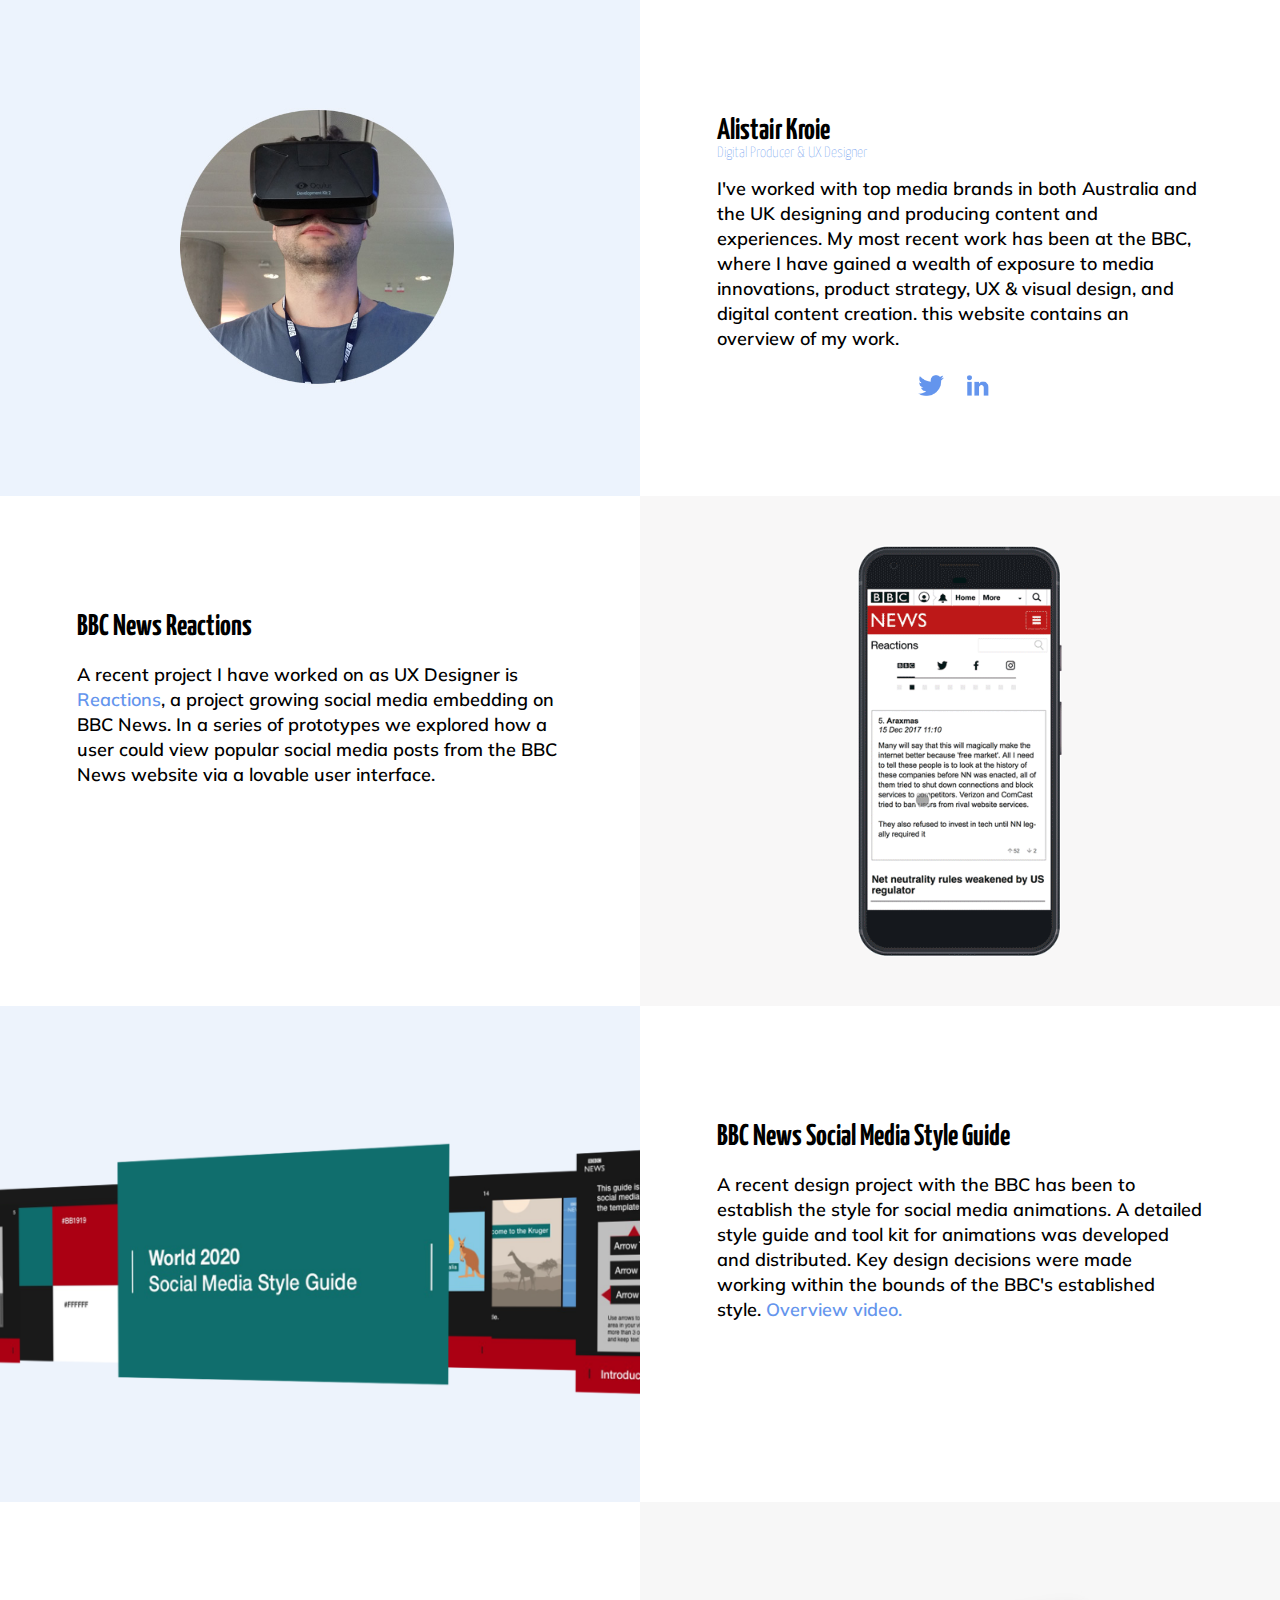
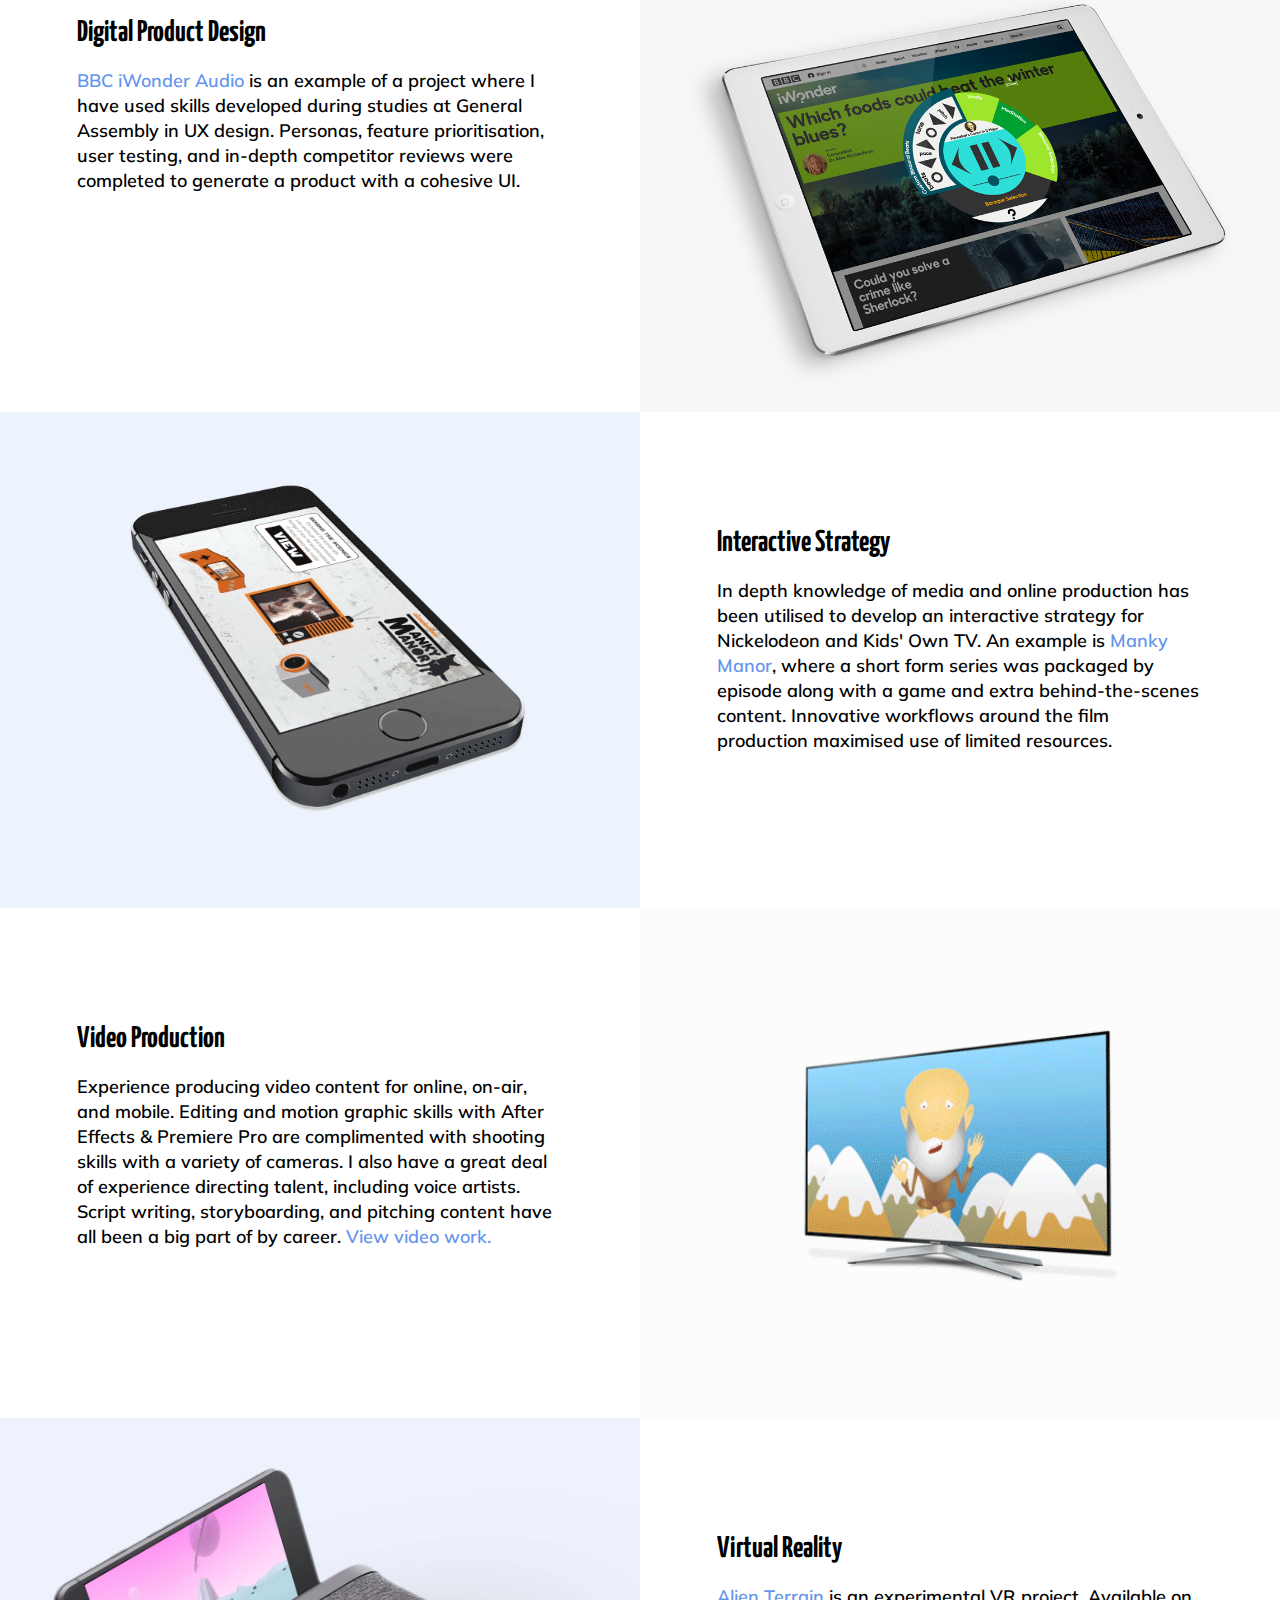
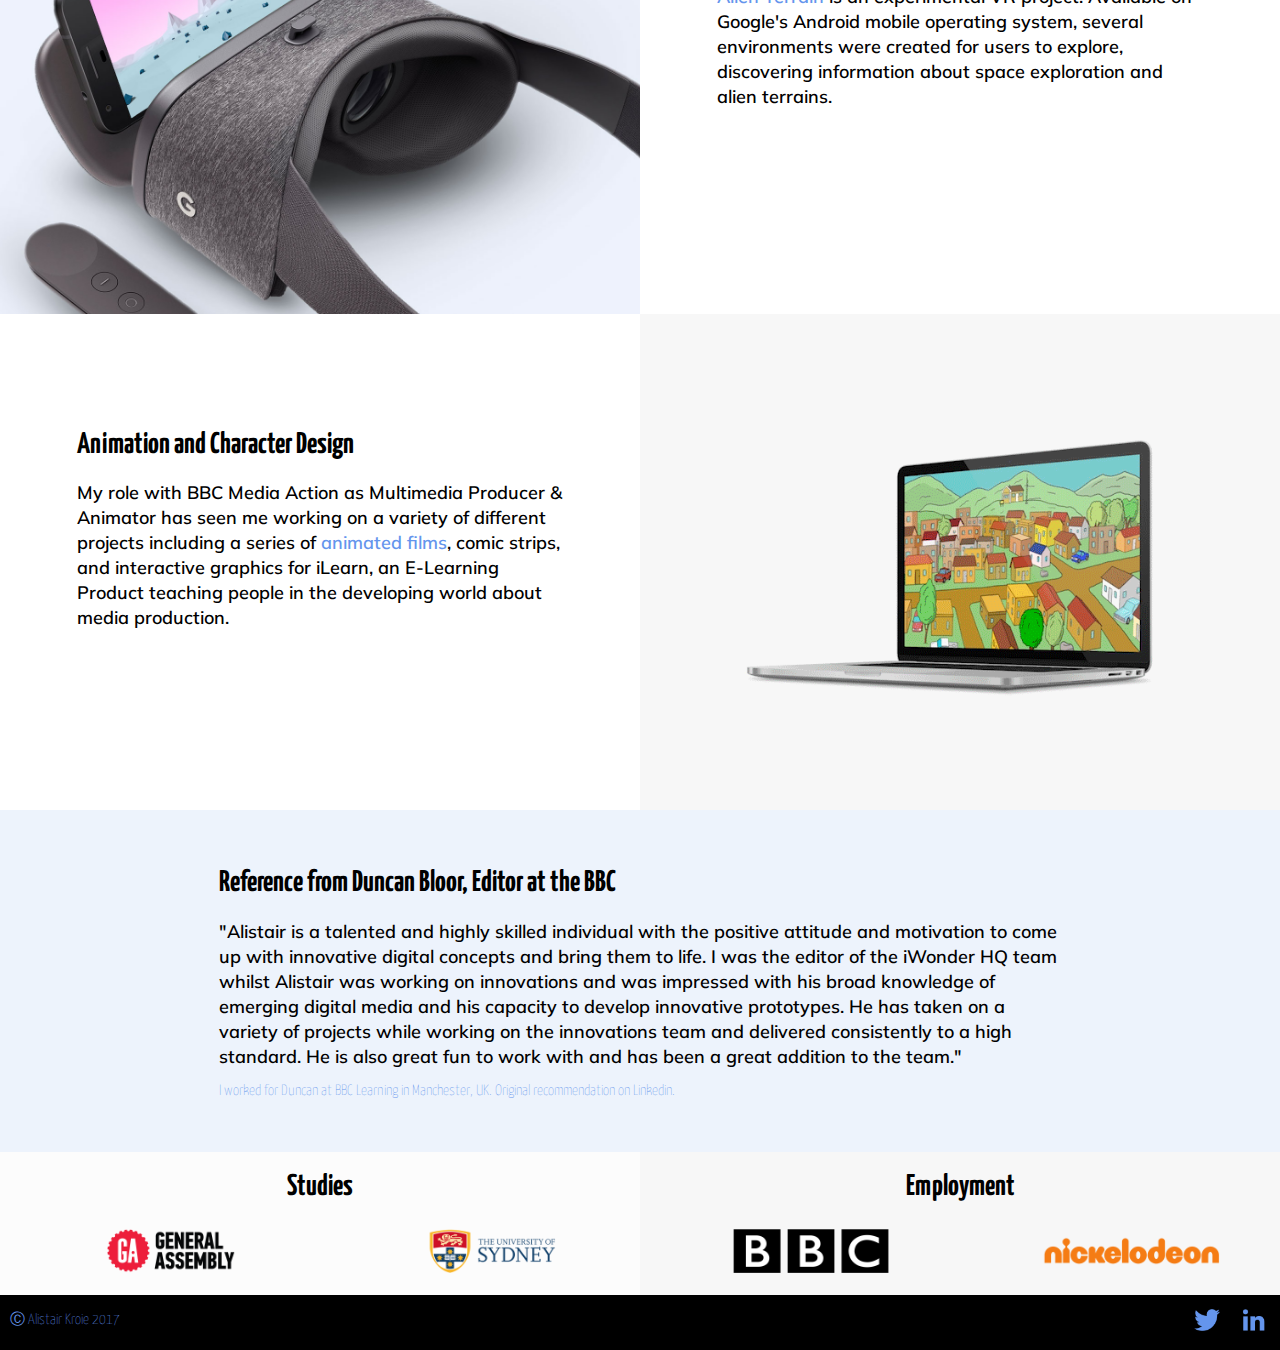
<file: index.html>
<!DOCTYPE html>
<html >
  <head>
       <meta charset="utf-8">
        <meta http-equiv="X-UA-Compatible" content="IE=edge,chrome=1">
        <title>Alistair Kroie</title>
        <meta name="Overview of work produced by Alistair Kroie, a Digital Producer with a background working for Nickelodeon and the BBC." content="">
        <meta name="viewport" content="width=device-width">

        <link rel="stylesheet" href="css/main.css">
              <link rel="stylesheet" href="css/magnific-popup.css">
      
<link href="https://fonts.googleapis.com/css?family=Yanone+Kaffeesatz" rel="stylesheet">
      <link href="https://fonts.googleapis.com/css?family=Muli:600,700" rel="stylesheet">
<script src="js/vendor/modernizr-2.6.2.min.js"></script>      
</head>
      
      <body>
          
    <!-- <header>
        
        
            <!-- <img class="logo" src="img/me.png"> -->
        <!--
        <div class="black">
            
            <h3 class="site-name">Alistair Kroie Portfolio</h3>
        <div class="text-right">
        <a href = "http://www.alistairkroie.com/grid.html">
        <img class="social" src="img/social/grid.png">-->
           <!-- <h2 class="inline social-right blue-txt">Browse</h2>
        </a>
        
        <a href = "https://twitter.com/alistairkroie" target="_blank">
        <!--<img class="social social-right" src="img/social/twitter.png">-->
         <!--   <h2 class="inline social-right blue-txt">Twitter</h2>
        </a>
        <a href = "https://uk.linkedin.com/in/alistairkroie" target="_blank">
        <!--<img class="social social-right " src="img/social/in.png">-->
            <!-- <h2 class="inline social-right blue-txt">Linkedin</h2>
        </a>
        

        </div>
            </div>
            
    </header> -->
      
<!-- NEW TOP -->        
          
<div class="body-container">

    <!-- 1st left -->
    
      <div class="container background1 left hover">
          
          <div class="half left">
          
          <div class="inner left">
          
          </div>
          </div>  
          </div>
          
      <div class="container">
          
          <div class="half">
          
          <div class="inner-text">
              <h1 class="padbot">Alistair Kroie</h1>
              <h3 class="padtop">Digital Producer & UX Designer</h3>
              
              <h2>I've worked with top media brands in both Australia and the UK designing and producing content and experiences. My most recent work has been at the BBC, where I have gained a wealth of exposure to media innovations, product strategy, UX & visual design, and digital content creation. this website contains an overview of my work.</h2>
              <div class="centered">
          <a href = "https://twitter.com/alistairkroie" target="_blank">
              <img class="social social-right" src="img/social/twitter-blue.png"></a>
              
                <a href = "https://uk.linkedin.com/in/alistairkroie" target="_blank">
                    <img class="social social-right " src="img/social/in-blue.png"></a>
              </div>
          </div>          
          </div>  
          </div>
    
      <div class="container background1 right">
          
          <div class="half right">
          
          <div class="inner right">
          
          </div>
          </div>  
          </div>      
    
<!-- 2nd -->    

 <div class="container">
          
          <div class="half">
          <div class="inner-text">
    <h1>BBC News Reactions</h1>
              <h2>A recent project I have worked on as UX Designer is <a class="blue-txt-link" href="./reactions.html">Reactions</a>, a project growing social media embedding on BBC News. In a series of prototypes we explored how a user could view popular social media posts from the BBC News website via a lovable user interface.<!--<a class="blue-txt-link" href="./video.html">View video work.</a></h2>-->
            </div>
          </div>    
          </div>
          
          <div class="container">
              <div class="reactions-wire half">
                  </div>
         </div>
    
<!-- new here-->
     
    <!-- 2nd last -->
    
         <div class="container style-guide left hover"><a href="./interactive-strategy.html">
          
          <div class="half left">
          
          <div class="inner left">
              </a>
          
          </div>
          </div>  
          </div>
        
      <div class="container">
          
          <div class="half">
          
          <div class="inner-text">
              <h1>BBC News Social Media Style Guide</h1>

              <h2>A recent design project with the BBC has been to establish the style for social media animations. A detailed style guide and tool kit for animations was developed and distributed. Key design decisions were made working within the bounds of the BBC's established style. <a class="blue-txt-link" id="open-popup-style-guide">Overview video.</a></h2> 
          </div>
          </div>  
          </div>
    
     
      <div class="container style-guide right"><a href="./interactive-strategy.html"> 
          
          <div class="half right">
          
          <div class="inner right">
              </a>
          </div>
          </div>  
          </div>
          
 <!-- END TWIN MOD -->  
    
          <div class="container">
          
          <div class="half">
          
          <div class="inner-text">
              <h1>Digital Product Design</h1>

                    
              <h2><a class="blue-txt-link" href="./iwonder-audio.html">BBC iWonder Audio</a> is an example of a project where I have used skills developed during studies at General Assembly in UX design. Personas, feature prioritisation, user testing, and in-depth competitor reviews were completed to generate a product with a cohesive UI.</h2>
          
          </div>
          </div>  
          </div>

<!--    
      <div class="container background3">
          
          <div class="half">
          
          <div class="inner">
          
          </div>
          </div>  
    </div>div>>-->
          
          
          <div class="container">
              <a href="./iwonder-audio.html">
              <div class="background3 half">
                  </div></a>
          

         </div>

<!-- TWIN MOD -->         

    
    <!-- END -->

      <div class="container background10 left hover"><a href="./interactive-strategy.html">
          
          <div class="half left">
          
          <div class="inner left">
              </a>
          
          </div>
          </div>  
          </div>
          
      <div class="container">
          
          <div class="half">
          
          <div class="inner-text">
              <h1>Interactive Strategy</h1>

              
              <h2> In depth knowledge of media and online production has been utilised to develop an interactive strategy for Nickelodeon and Kids' Own TV. An example is <a class="blue-txt-link" href="./interactive-strategy.html">Manky Manor</a>, where a short form series was packaged by episode along with a game and extra behind-the-scenes content. Innovative workflows around the film production maximised use of limited resources.</h2> 
          </div>
          </div>  
          </div>
    
     
      <div class="container background10 right"><a href="./interactive-strategy.html"> 
          
          <div class="half right">
          
          <div class="inner right">
              </a>
          </div>
          </div>  
          </div>
    
        <!-- 5th -->
    
       <div class="container">
          
          <div class="half">
          
          <div class="inner-text">
    <h1>Video Production</h1>
              <h2>Experience producing video content for online, on-air, and mobile. Editing and motion graphic skills with After Effects & Premiere Pro are complimented with shooting skills with a variety of cameras. I also have a great deal of experience directing talent, including voice artists. Script writing, storyboarding, and pitching content have all been a big part of by career. <a class="blue-txt-link" href="./video.html">View video work.</a></h2>
        </div>
          </div>    
          </div>
          
              <div class="container">
              <div class="background13 half">
                  </div>
          

         </div>

     
<!-- 3rd -->
      <div class="container background2 left hover">
          
          <div class="half left">
          
          <div class="inner left">
          
          </div>
          </div>  
          </div>
          
      <div class="container">
          
          <div class="half">
          
          <div class="inner-text">
              <h1>Virtual Reality</h1>

              
              <h2><a class="blue-txt-link" href="./alien-terrain.html">Alien Terrain</a> is an experimental VR project. Available on Google's Android mobile operating system, several environments were created for users to explore, discovering information about space exploration and alien terrains.</h2>
          
          </div>
          </div>  
          </div>
          
      <div class="container background2 right">
          
          <div class="half right">
          
          <div class="inner right">
          
          </div>
          </div>  
          </div>     

    
    <!-- last -->
    

    
      <div class="container">
          
          <div class="half">
          
          <div class="inner-text">
              <h1>Animation and Character Design</h1>

              <h2>My role with BBC Media Action as Multimedia Producer & Animator has seen me working on a variety of different projects including a series of <a class="blue-txt-link" href="./animation.html">animated films</a>, comic strips, and interactive graphics for iLearn, an E-Learning Product teaching people in the developing world about media production.</h2>
          
          </div>
          </div>  
          </div>
<!--    
      <div class="container background3">
          
          <div class="half">
          
          <div class="inner">
          
          </div>
          </div>  
    </div>div>>-->
          
          
      <div class="container anim-bg-1">
          
          <div class="half">
          
          <div class="inner">
          
          </div>
          </div>  
          </div>

    
<!-- START 4
      <div class="container-twin">
          <div class="half">
          <div class="inner-twin">
            <a class="mouse-over link-text" id="open-popup-nick-new" href="#">
                <img class="width-100" src="img/new.jpg">
                <div class="pad-4x">
        <h1>Trails</h1>
              <h4>On-Air trails Produced for Nickelodeon & CBeebies demonstrating skills in motion graphics, design, directing & script writing.</h4>
            </a>  
                </div>
          </div>
          </div>  
          </div>
          
    <div class="container-twin">
          <div class="half">
          <div class="inner-twin">
            <a class="mouse-over link-text" id="open-popup-spill-seekers" href="#">
                <img class="width-100" src="img/me-co.jpg">
                <div class="pad-4x">
                <h1>Short Form</h1>
                <h4>Demonstrating self shooting and editing skills, short form video has been produced for Nickelodeon and BBC Children in Need.</h4>
                </div>
            </a>
          </div>
          </div>  
          </div>
          
          
    <div class="container-twin">
          <div class="half">
          <div class="inner-twin">
            <a a="" class="mouse-over link-text" id="open-popup-samsung" href="#">    
                <img class="width-100" src="img/samsung2.jpg">
                <div class="pad-4x">
        <h1>Marketing</h1>

                <h4>Digital content promoting products and services have been produced for Nickelodeon and GA.</h4>
            </a>
                </div>
          </div>
          </div>  
          </div>
          
    <div class="container-twin">
          <div class="half">
          <div class="inner-twin">
            <a class="mouse-over link-text" id="open-popup-pudsey" href="#">
                <img class="width-100" src="img/pudsey.jpg">
                                <div class="pad-4x">
        <h1>Social</h1>
                <h4>Content for social media has been produced for Nickelodeon, BBC Children in Need, and 5Live.</h4>
            </a>
              </div>
          </div>
          </div>  
          </div>
 <!-- END 4 -->  
    
    
    

<div class="reference blue">
    <div class="reference-text">
    <h1>Reference from Duncan Bloor, Editor at the BBC</h1>
    <h2>"Alistair is a talented and highly skilled individual with the positive attitude and motivation to come up with innovative digital concepts and bring them to life. I was the editor of the iWonder HQ team whilst Alistair was working on innovations and was impressed with his broad knowledge of emerging digital media and his capacity to develop innovative prototypes. He has taken on a variety of projects while working on the innovations team and delivered consistently to a high standard. He is also great fun to work with and has been a great addition to the team." </h2>
                    <h3>I worked for Duncan at BBC Learning in Manchester, UK. Original recommendation on Linkedin.</h3>
    </div>
          
          </div>
          
          
          
 <!-- TWIN MOD -->         
      <div class="container grey">
          
          <div class="half">
          
          <div class="centered">
              <h1>Studies</h1>
          
          </div>
          </div>  
          </div>
          
          
      <div class="container desktop dgrey">
          
          <div class="half desktop">
          
          <div class="desktop centered">
                <h1>Employment</h1>
          
          </div>
          </div>  
          </div>
          
 <!-- END TWIN MOD --> 
 <!-- START 4 --> 
      <div class="container-employ grey">
          <div class="half">
          <div class="ref">
                <img class="logos" src="img/ga.png">
          
          </div>
          </div>  
          </div>
          
    <div class="container-employ grey">
          <div class="half">
          <div class="ref">
                <img class="logos" src="img/uni-syd.png">
          
          </div>
          </div>  
          </div>
          
      <div class="container mobile dgrey">
          
          <div class="half mobile">
          
          <div class="mobile centered">
                <h1>Employment</h1>
          
          </div>
          </div>  
          </div>
          
          
    <div class="container-employ dgrey">
          <div class="half">
          <div class="ref">
                <img class="logos" src="img/bbc.png">
          
          </div>
          </div>  
          </div>
          
    <div class="container-employ dgrey">
          <div class="half">
          <div class="ref">
                <img class="logos" src="img/nick.png">
          </div>
          </div>  
          </div>


          
 <!-- END 4 -->             
          
    <footer>
        
        
            <!-- <img class="logo" src="img/me.png"> -->
        
        <div class="black">
            
            <h3 class="footer-text"> &#9400; Alistair Kroie 2017</h3>
        <div class="text-right footer-social">
        <!-- <a href = "./grid.html">
        <img class="social" src="img/social/grid.png">
            <h2 class="inline social-right blue-txt">Browse</h2>
        </a>
        -->
            
        <a href = "https://twitter.com/alistairkroie" target="_blank">
        <img class="social social-right" src="img/social/twitter-blue.png">
            <!--<h2 class="inline social-right blue-txt">Twitter</h2>-->
        </a>
        <a href = "https://uk.linkedin.com/in/alistairkroie" target="_blank">
        <img class="social social-right " src="img/social/in-blue.png">
            <!--<h2 class="inline social-right blue-txt">Linkedin</h2>-->
        </a>
        

        </div>
            </div>
        
        <!--<a href = "./grid.html" target="_blank">
        <img class="social" src="img/social/grid.png">
        </a>-->
            
    </footer>
    </div>
                      <script src="//ajax.googleapis.com/ajax/libs/jquery/1.10.2/jquery.min.js"></script>
        <script>window.jQuery || document.write('<script src="js/vendor/jquery-1.10.2.min.js"><\/script>')</script>
        <script src="js/plugins.js"></script>
        <script src="js/jquery.magnific-popup.min.js"></script>
        <script src="js/main.js"></script>
      
      
      </body>
</file>
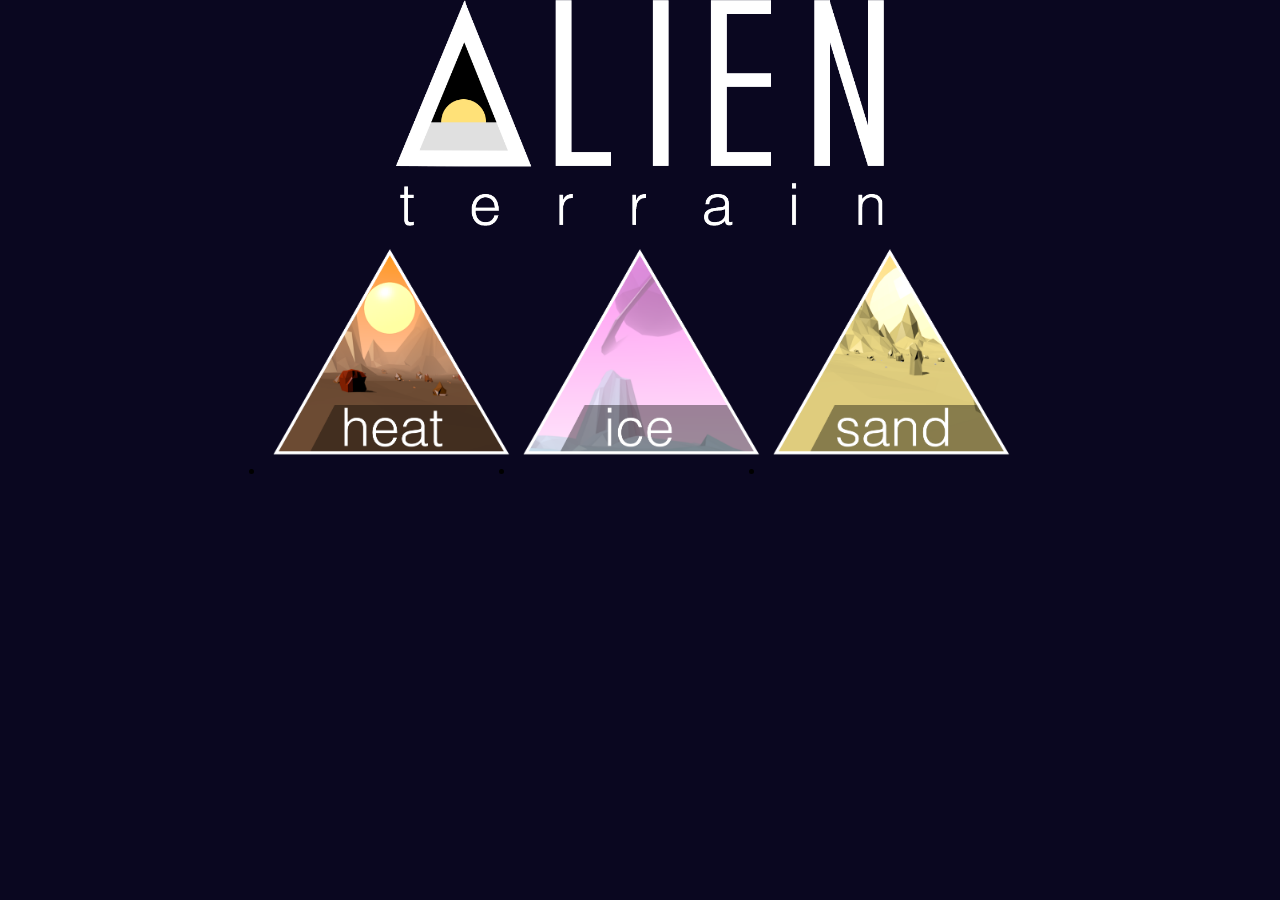
<file: terrain/index.html>
<!DOCTYPE html>
<html lang="en">
<head>
  <meta charset="UTF-8">
  <meta name="viewport" content="width=device-width, initial-scale=1.0">
  <meta http-equiv="X-UA-Compatible" content="ie=edge">
  <link rel="stylesheet" href="./main.css">
  <title>Alien Terrain</title>
</head>
<body>
  <section class="container">
    <div class="logo">
      <img src="assets/title.png" alt="">
    </div>

    <nav>
      <ul class="menu">
        <li>
          <a href="terrain.html#hot">
            <img src="assets/heat.png" alt="">
          </a>
        </li>
        <li>
          <a href="terrain.html#icy">
            <img src="assets/ice.png" alt="">
          </a>
        </li>
        <li>
          <a href="terrain.html#sandy">
            <img src="assets/sand.png" alt="">
          </a>
        </li>
      </ul>
    </nav>
  </section>
</body>
</html>
</file>
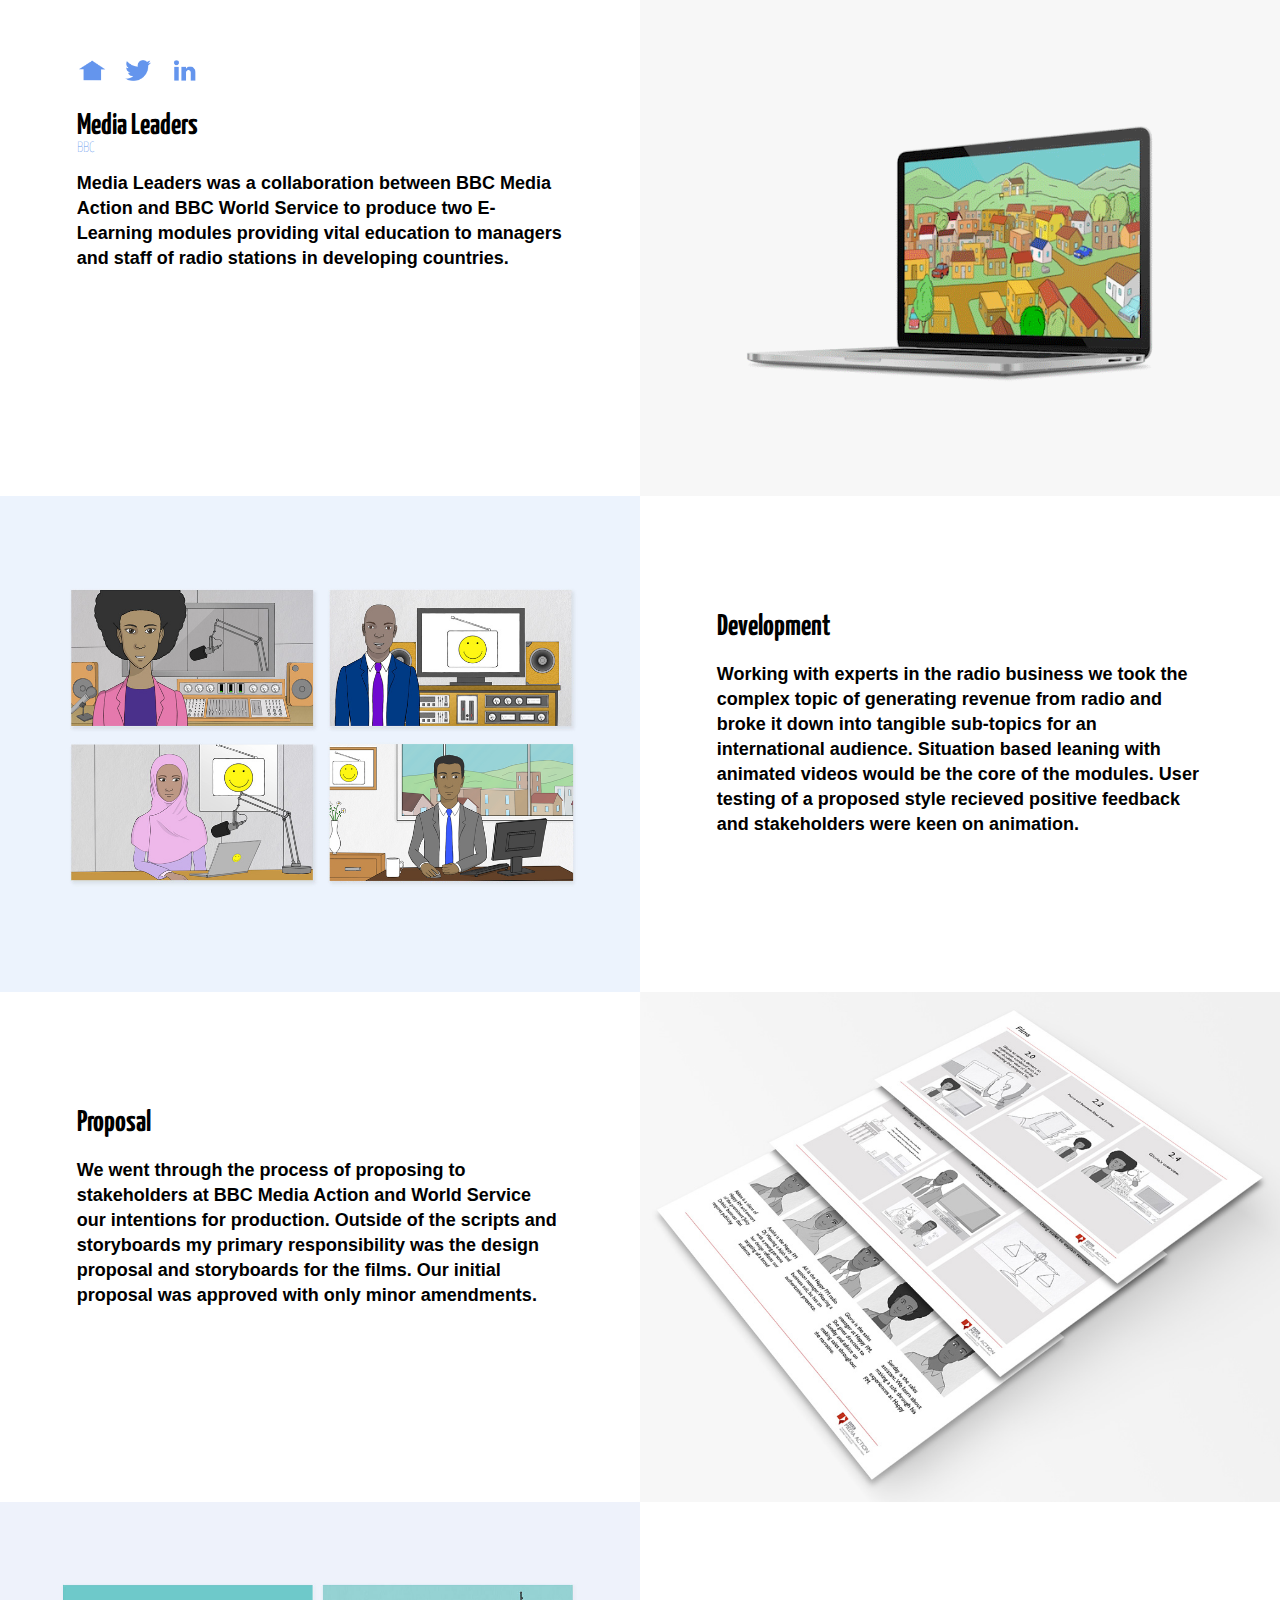
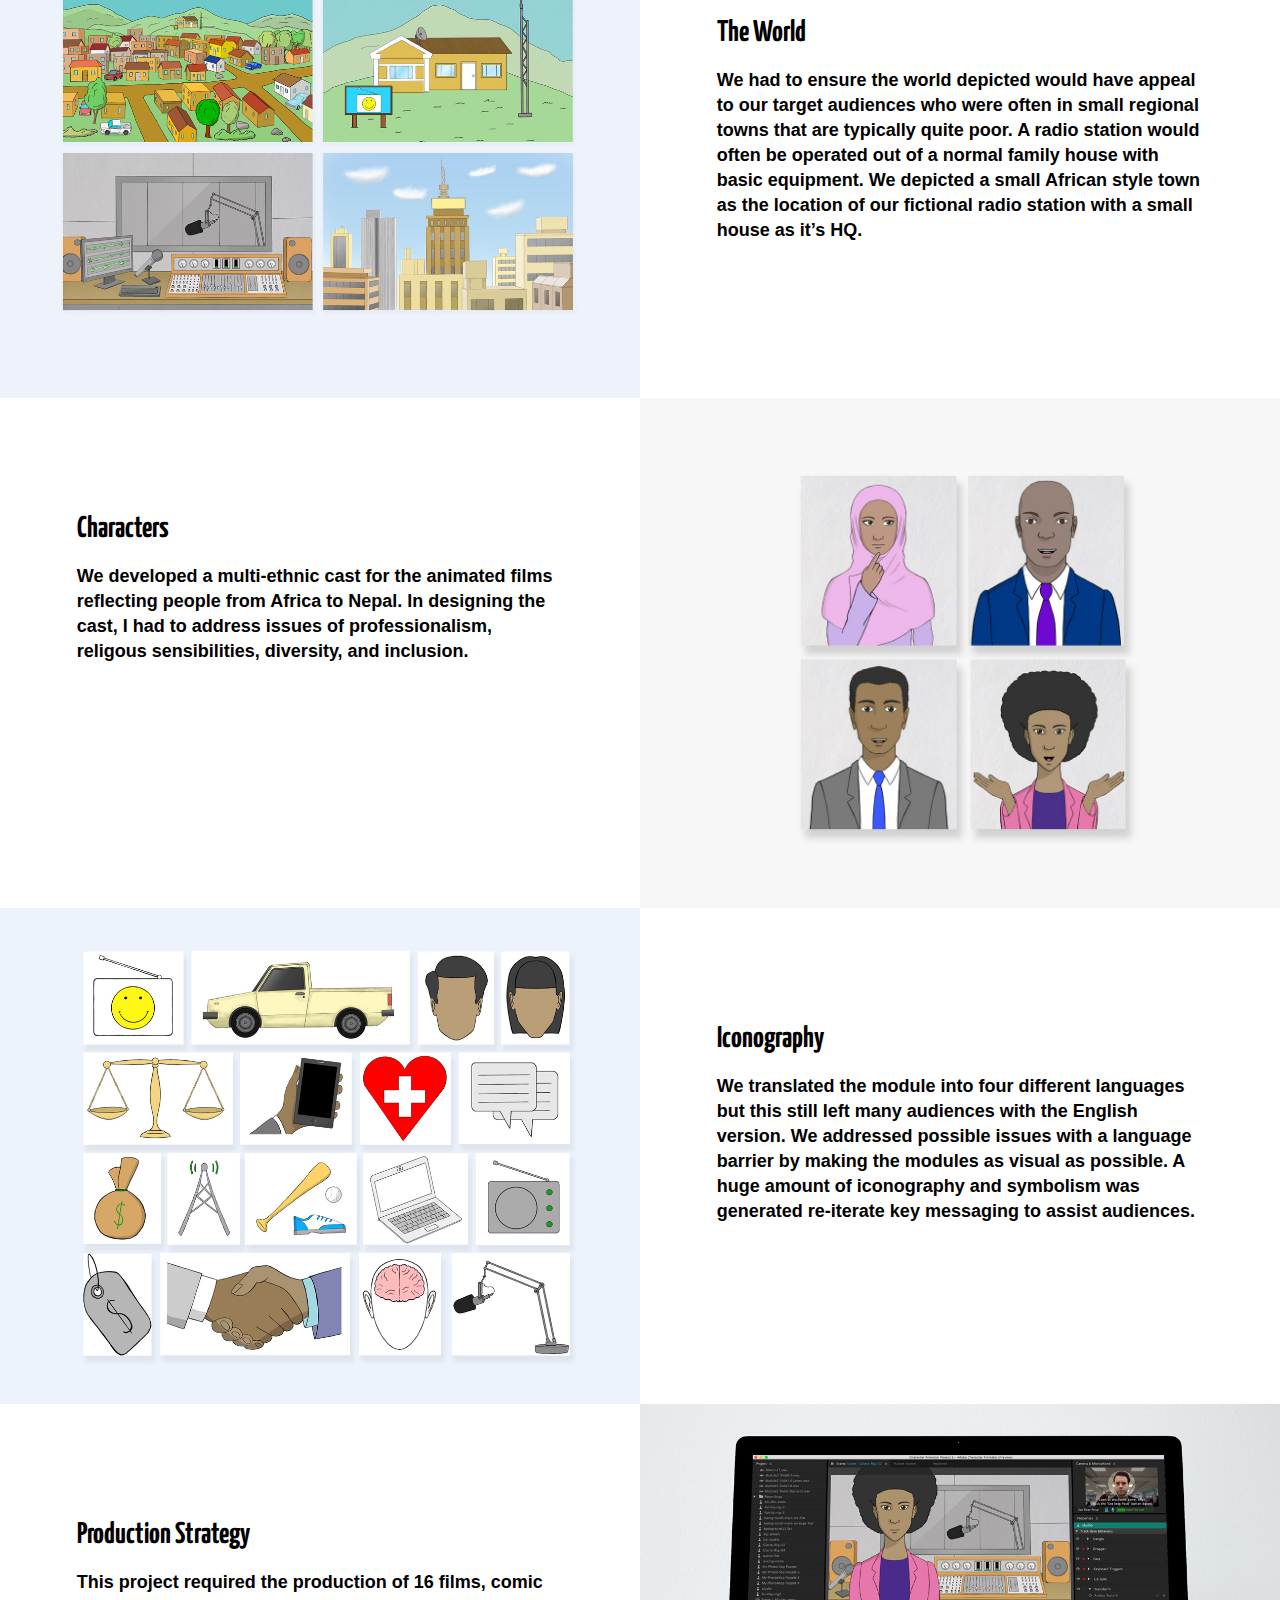
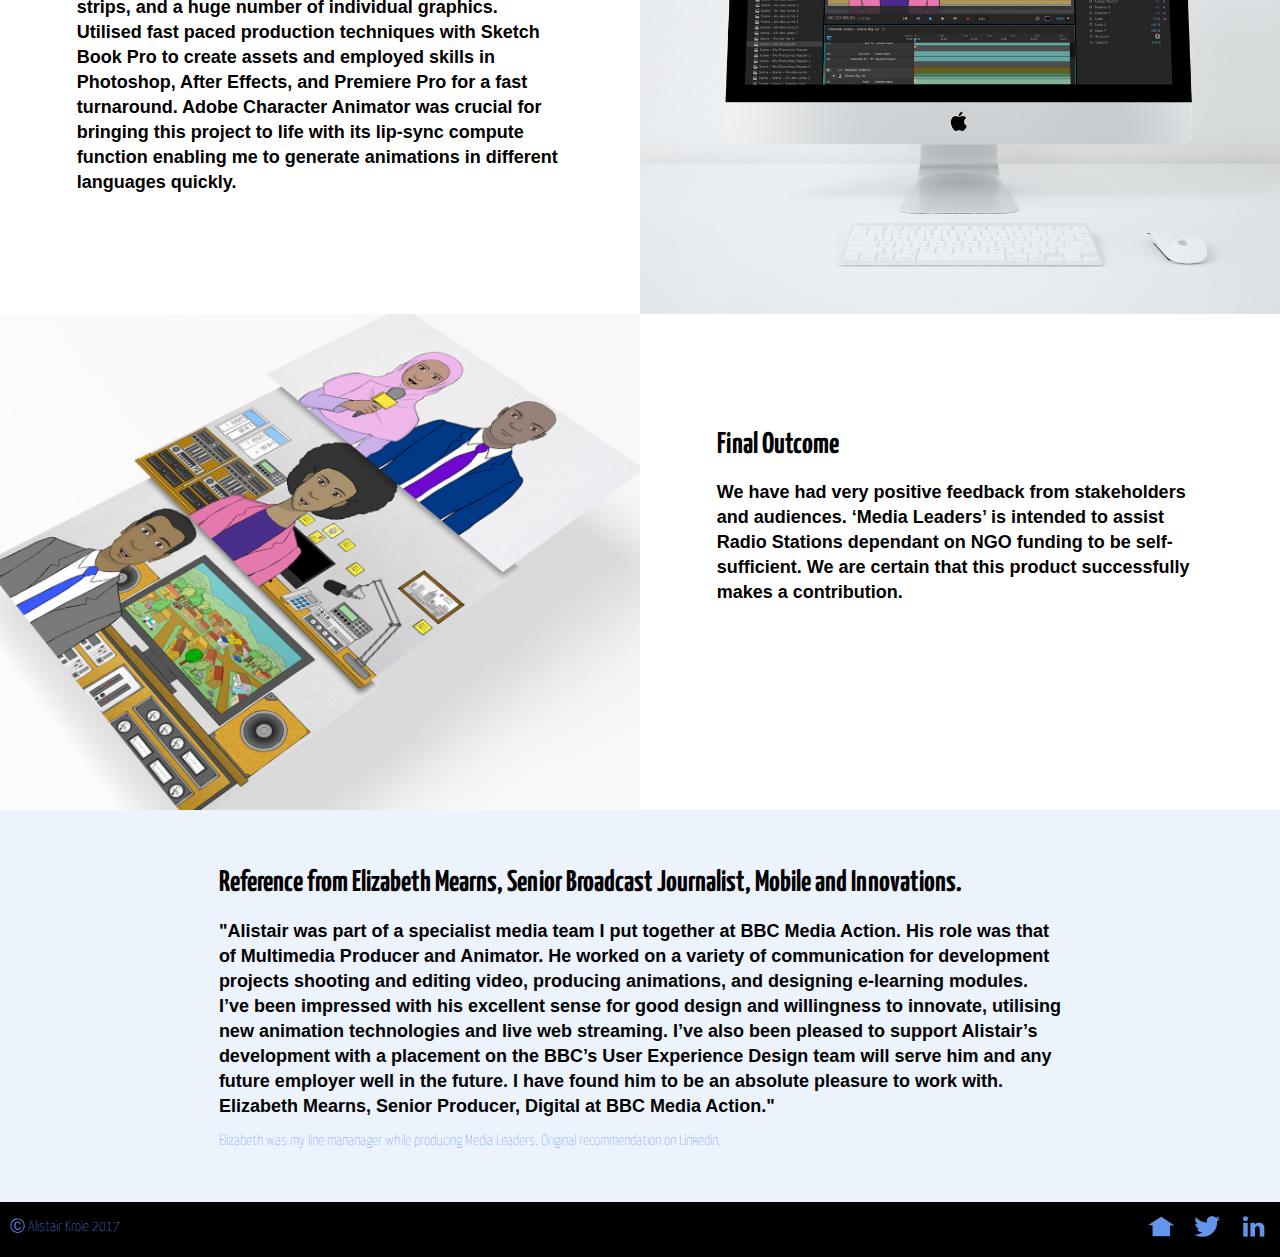
<file: animation.html>
<!DOCTYPE html>
<html >
  <head>
       <meta charset="utf-8">
        <meta http-equiv="X-UA-Compatible" content="IE=edge,chrome=1">
        <title>Alistair Kroie</title>
        <meta name="Overview of work produced by Alistair Kroie, a Digital Producer with a background working for Nickelodeon and the BBC." content="">
        <meta name="viewport" content="width=device-width">
    
    
    
    
        <link rel="stylesheet" href="css/main.css">
              <link rel="stylesheet" href="css/magnific-popup.css">
      
<link href="https://fonts.googleapis.com/css?family=Yanone+Kaffeesatz" rel="stylesheet">
<script src="js/vendor/modernizr-2.6.2.min.js"></script>      
</head>
      
      <body>
          
   <!-- <header>
        
        
            <!-- <img class="logo" src="img/me.png"> -->
        
        <!-- <div class="black">
            
            <div class="site-name">
            <h3 class="txt-white margin-0">Alistair Kroie Portfolio</h3>
            </div>
        <div class="text-right">
        <a href = "http://www.alistairkroie.com/">
        <img class="social social-right" src="img/social/home-blue.png">
            <!-- <h2 class="inline social-right blue-txt">Home</h2> -->
     <!--   </a>
        <!-- <a href = "http://www.alistairkroie.com/grid.html">
        <!--<img class="social" src="img/social/grid.png">
            <h2 class="inline social-right blue-txt">Browse</h2>
        </a> -->
        
      <!--  <a href = "https://twitter.com/alistairkroie" target="_blank">
        <img class="social social-right" src="img/social/twitter-blue.png">
            <!-- <h2 class="inline social-right blue-txt">Twitter</h2> -->
     <!--   </a>
        <a href = "https://uk.linkedin.com/in/alistairkroie" target="_blank">
        <img class="social social-right " src="img/social/in-blue.png">
            <!-- <h2 class="inline social-right blue-txt">Linkedin</h2> -->
     <!--   </a>
        

        </div>
            </div>
            
    </header> -->
<div class="body-container">
 <!-- 001 -->         
      <div class="container">
          
          <div class="half">
          
          <div class="inner-text top-inner-text">
              
                      <div class="">
        <a href = "./index.html">
        <img class="social social-right" src="img/social/home-blue.png">
            <!-- <h2 class="inline social-right blue-txt">Home</h2> -->
        </a>
        <!-- <a href = "http://www.alistairkroie.com/grid.html">
        <!--<img class="social" src="img/social/grid.png">
            <h2 class="inline social-right blue-txt">Browse</h2>
        </a> -->
        
        <a href = "https://twitter.com/alistairkroie" target="_blank">
        <img class="social social-right" src="img/social/twitter-blue.png">
            <!-- <h2 class="inline social-right blue-txt">Twitter</h2> -->
        </a>
        <a href = "https://uk.linkedin.com/in/alistairkroie" target="_blank">
        <img class="social social-right " src="img/social/in-blue.png">
            <!-- <h2 class="inline social-right blue-txt">Linkedin</h2> -->
        </a>
        

        </div>
              <h1 class="padbot">Media Leaders</h1>
              <h3 class="padtop">BBC</h3>
              
              <h2>Media Leaders was a collaboration between BBC Media Action and BBC World Service to produce two E-Learning modules providing vital education to managers and staff of radio stations in developing countries.</h2>
          
          </div>
          </div>  
          </div>
          
          
      <div class="container anim-bg-1">
          
          <div class="half">
          
          <div class="inner">
          
          </div>
          </div>  
          </div>
          
          
 <!-- right -->  
          
      <div class="container anim-bg-2 left hover">
          
          <div class="half left">
          
          <div class="inner left">
          
          </div>
          </div>  
          </div>
          
      <div class="container">
          
          <div class="half">
          
          <div class="inner-text">
              <h1>Development</h1>

              
              <h2>Working with experts in the radio business we took the complex topic of generating revenue from radio and broke it down into tangible sub-topics for an international audience. Situation based leaning with animated videos would be the core of the modules. User testing of a proposed style recieved positive feedback and stakeholders were keen on animation.</h2>
          
          </div>
          </div>  
          </div>
          
          <div class="container anim-bg-2 right">
          
          <div class="half right">
          
          <div class="inner right">
          
          </div>
          </div>  
          </div>
          

          
 <!-- left -->        

          
      <div class="container">
          
          <div class="half">
          
          <div class="inner-text">
              <h1>Proposal</h1>

              
              <h2>We went through the process of proposing to stakeholders at BBC Media Action and World Service our intentions for production. Outside of the scripts and storyboards my primary responsibility was the design proposal and storyboards for the films. Our initial proposal was approved with only minor amendments.</h2>
          
          </div>
          </div>  
          </div>
          
               <div class="container">
              <div class="anim-bg-3 half">
              </div>
          

         </div>     

<!-- right -->  
          
      <div class="container anim-bg-4 left hover">
          
          <div class="half left">
          
          <div class="inner left">
          
          </div>
          </div>  
          </div>
          
      <div class="container">
          
          <div class="half">
          
          <div class="inner-text">
              <h1>The World</h1>

              
              <h2>We had to ensure the world depicted would have appeal to our target audiences who were often in small regional towns that are typically quite poor. A radio station would often be operated out of a normal family house with basic equipment. We depicted a small African style town as the location of our fictional radio station with a small house as it’s HQ.</h2>
          
          </div>
          </div>  
          </div>
          
          <div class="container anim-bg-4 rightv">
          
          <div class="half right">
          
          <div class="inner right">
          
          </div>
          </div>  
          </div>
          
 <!-- left -->        

          
      <div class="container">
          
          <div class="half">
          
          <div class="inner-text">
              <h1>Characters</h1>

              
              <h2>We developed a multi-ethnic cast for the animated films reflecting people from Africa to Nepal. In designing the cast, I had to address issues of professionalism, religous sensibilities, diversity, and inclusion.
          
          </div>
          </div>  
          </div>
          
               <div class="container">
              <div class="anim-bg-5 half">
              </div>
          

         </div>   

<!-- right -->  
          
      <div class="container anim-bg-6 left hover">
          
          <div class="half left">
          
          <div class="inner left">
          
          </div>
          </div>  
          </div>
          
      <div class="container">
          
          <div class="half">
          
          <div class="inner-text">
              <h1>Iconography</h1>

              
              <h2>We translated the module into four different languages but this still left many audiences with the English version. We addressed possible issues with a language barrier by making the modules as visual as possible. A huge amount of iconography and symbolism was generated re-iterate key messaging to assist audiences. </h2>
          
          </div>
          </div>  
          </div>
          
          <div class="container anim-bg-6 right">
          
          <div class="half right">
          
          <div class="inner right">
          
          </div>
          </div>  
          </div>

 <!-- left -->        

          
      <div class="container">
          
          <div class="half">
          
          <div class="inner-text">
              <h1>Production Strategy</h1>

              
              <h2>This project required the production of 16 films, comic strips, and a huge number of individual graphics.  Utilised fast paced production techniques with Sketch Book Pro to create assets and employed skills in Photoshop, After Effects, and Premiere Pro for a fast turnaround. Adobe Character Animator was crucial for bringing this project to life with its lip-sync compute function enabling me to generate animations in different languages quickly.</h2>
          
          </div>
          </div>  
          </div>
          
               <div class="container">
              <div class="anim-bg-7 half">
              </div>
          

         </div>     
    
<!-- right -->  
          
      <div class="container anim-bg-8 left hover">
          
          <div class="half left">
          
          <div class="inner left">
          
          </div>
          </div>  
          </div>
          
      <div class="container">
          
          <div class="half">
          
          <div class="inner-text">
              <h1>Final Outcome</h1>

              
              <h2>We have had very positive feedback from stakeholders and audiences. ‘Media Leaders’ is intended to assist Radio Stations dependant on NGO funding to be self-sufficient. We are certain that this product successfully makes a contribution.</h2>
          
          </div>
          </div>  
          </div>
          
          <div class="container anim-bg-8 right">
          
          <div class="half right">
          
          <div class="inner right">
          
          </div>
          </div>  
          </div>
    
 <!-- Reference -->  
          
<div class="reference blue">
    <div class="reference-text">
    <h1>Reference from Elizabeth Mearns, Senior Broadcast Journalist, Mobile and Innovations.
</h1>
    <h2>"Alistair was part of a specialist media team I put together at BBC Media Action. His role was that of Multimedia Producer and Animator. He worked on a variety of communication for development projects shooting and editing video, producing animations, and designing e-learning modules. I’ve been impressed with his excellent sense for good design and willingness to innovate, utilising new animation technologies and live web streaming. I’ve also been pleased to support Alistair’s development with a placement on the BBC’s User Experience Design team will serve him and any future employer well in the future. I have found him to be an absolute pleasure to work with. Elizabeth Mearns, Senior Producer, Digital at BBC Media Action." </h2>
                    <h3>Elizabeth was my line mananager while producing Media Leaders. Original recommendation on Linkedin.</h3>
    </div>
          
          </div>
          
 <!-- END 4 -->             
          
    <footer>
        
        
            <!-- <img class="logo" src="img/me.png"> -->
        
        <div class="black">
            
            <h3 class="footer-text"> &#9400; Alistair Kroie 2017</h3>
        <div class="text-right footer-social">
        <!-- <a href = "http://www.alistairkroie.com/grid.html">
        <img class="social" src="img/social/grid.png">
            <h2 class="inline social-right blue-txt">Browse</h2>
        </a>
        -->
        <a href = "./index.html">
        <img class="social social-right" src="img/social/home-blue.png">
            <!-- <h2 class="inline social-right blue-txt">Home</h2> -->
        </a>
            
        <a href = "https://twitter.com/alistairkroie" target="_blank">
        <img class="social social-right" src="img/social/twitter-blue.png">
            <!--<h2 class="inline social-right blue-txt">Twitter</h2>-->
        </a>
        <a href = "https://uk.linkedin.com/in/alistairkroie" target="_blank">
        <img class="social social-right " src="img/social/in-blue.png">
            <!--<h2 class="inline social-right blue-txt">Linkedin</h2>-->
        </a>
        

        </div>
            </div>
        
        <!--<a href = "http://www.alistairkroie.com/grid.html" target="_blank">
        <img class="social" src="img/social/grid.png">
        </a>-->
            
    </footer>
          </div>
                      <script src="//ajax.googleapis.com/ajax/libs/jquery/1.10.2/jquery.min.js"></script>
        <script>window.jQuery || document.write('<script src="js/vendor/jquery-1.10.2.min.js"><\/script>')</script>
        <script src="js/plugins.js"></script>
        <script src="js/jquery.magnific-popup.min.js"></script>
        <script src="js/main.js"></script>
      
      
      </body>
</file>
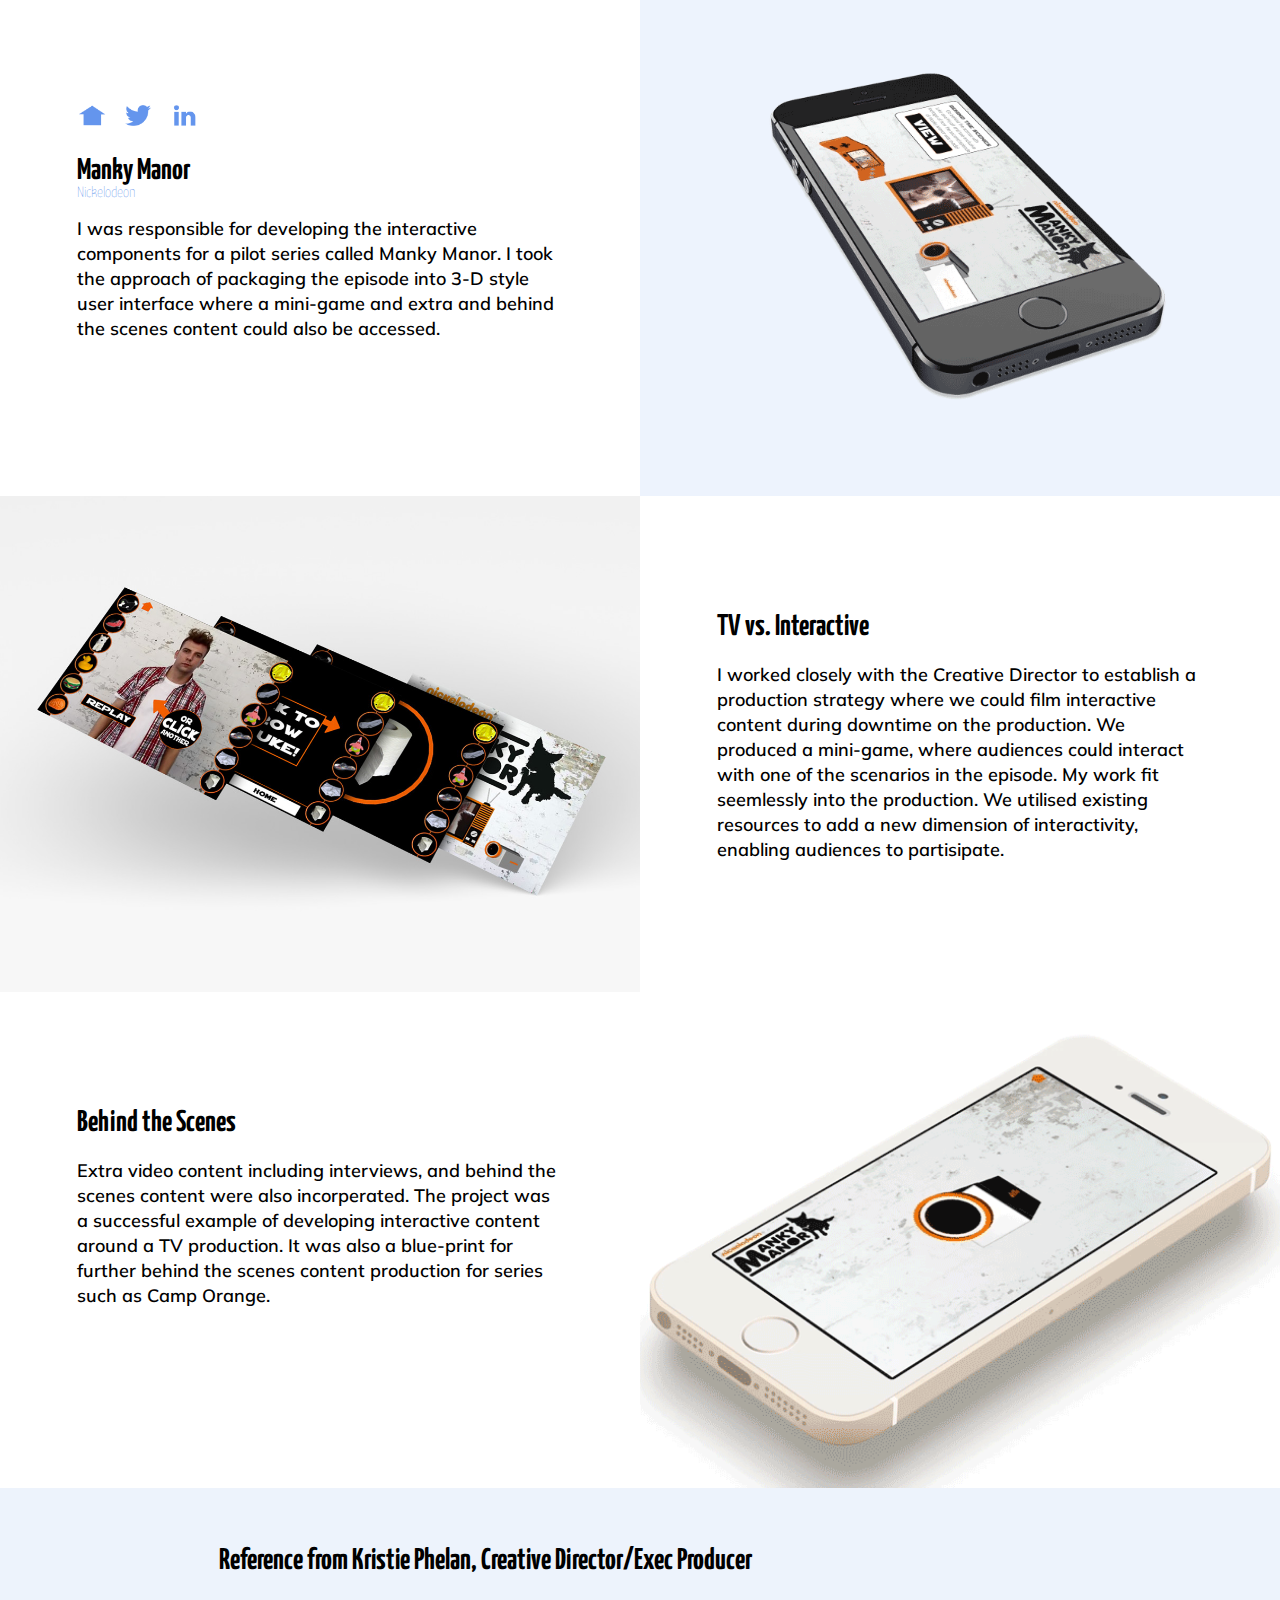
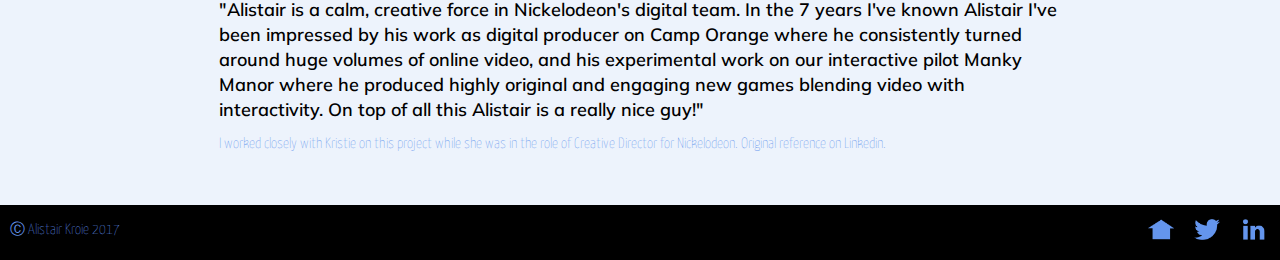
<file: interactive-strategy.html>
<!DOCTYPE html>
<html >
  <head>
       <meta charset="utf-8">
        <meta http-equiv="X-UA-Compatible" content="IE=edge,chrome=1">
        <title>Alistair Kroie</title>
        <meta name="Overview of work produced by Alistair Kroie, a Digital Producer with a background working for Nickelodeon and the BBC." content="">
        <meta name="viewport" content="width=device-width">
    
    
    
    
        <link rel="stylesheet" href="css/main.css">
            <link href="https://fonts.googleapis.com/css?family=Muli:600,700" rel="stylesheet">
                <link rel="stylesheet" href="css/magnific-popup.css">
      
<link href="https://fonts.googleapis.com/css?family=Yanone+Kaffeesatz" rel="stylesheet">
<script src="js/vendor/modernizr-2.6.2.min.js"></script>      
</head>
      
      <body>
          
    <!-- <header>
        
        
            <!-- <img class="logo" src="img/me.png"> -->
        
        <!-- <div class="black">
            
            <div class="site-name">
            <h3 class="txt-white margin-0">Alistair Kroie Portfolio</h3>
            </div>
        <div class="text-right">
        <a href = "http://www.alistairkroie.com/">
        <img class="social social-right" src="img/social/home-blue.png">
            <!-- <h2 class="inline social-right blue-txt">Home</h2> -->
       <!-- </a>
        <!-- <a href = "http://www.alistairkroie.com/grid.html">
        <!--<img class="social" src="img/social/grid.png">
            <h2 class="inline social-right blue-txt">Browse</h2>
        </a> -->
        
       <!-- <a href = "https://twitter.com/alistairkroie" target="_blank">
        <img class="social social-right" src="img/social/twitter-blue.png">
            <!-- <h2 class="inline social-right blue-txt">Twitter</h2> -->
        <!-- </a>
        <a href = "https://uk.linkedin.com/in/alistairkroie" target="_blank">
        <img class="social social-right " src="img/social/in-blue.png">
            <!-- <h2 class="inline social-right blue-txt">Linkedin</h2> -->
        <!-- </a>
        

        </div>
            </div>
            
    </header> -->
      
 <!-- 001 -->        
<div class="body-container">
    
      <div class="container">
          
          <div class="half">
          
          <div class="inner-text">
                                    <div class="">
        <a href = "./index.html">
        <img class="social social-right" src="img/social/home-blue.png">
            <!-- <h2 class="inline social-right blue-txt">Home</h2> -->
        </a>
        <!-- <a href = "http://www.alistairkroie.com/grid.html">
        <!--<img class="social" src="img/social/grid.png">
            <h2 class="inline social-right blue-txt">Browse</h2>
        </a> -->
        
        <a href = "https://twitter.com/alistairkroie" target="_blank">
        <img class="social social-right" src="img/social/twitter-blue.png">
            <!-- <h2 class="inline social-right blue-txt">Twitter</h2> -->
        </a>
        <a href = "https://uk.linkedin.com/in/alistairkroie" target="_blank">
        <img class="social social-right " src="img/social/in-blue.png">
            <!-- <h2 class="inline social-right blue-txt">Linkedin</h2> -->
        </a>
        

        </div>
              <h1 class="padbot">Manky Manor</h1>
              <h3 class="padtop">Nickelodeon</h3>
              
              <h2>I was responsible for developing the interactive components for a pilot series called Manky Manor. I took the approach of packaging the episode into 3-D style user interface where a mini-game and extra and behind the scenes content could also be accessed. 
          </div>
          </div>  
          </div>
          
          
      <div class="container background10">
          
          <div class="half">
          
          <div class="inner">
          
          </div>
          </div>  
          </div>
          
          
          
 
 <!-- 002 -->  
          
     <!-- <div class="container background4 left hover">
          
          <div class="half left">
          
          <div class="inner left">
          
          </div>
          </div>  
          </div>

      <div class="container dgrey">
          
          <div class="half">
          
          <div class="inner-text">
              <h1>Review the competitor landscape</h1>

              
              <h2>An in-depth competitor review was conducted to see how binaural audio was being used, and assess the understanding audiences have of this audio format that can assist concentrations and learning. </h2>
          
          </div>
          </div>  
          </div>
          
     <!-- <div class="container background4 right">
          
          <div class="half right">
          
          <div class="inner right">
          
          </div>
          </div>  
          </div> -->
          
          
 <!-- 003 -->        
          <!--
      <div class="container blue">
          
          <div class="half">
          
          <div class="inner-text">
              <h1>User needs and behaviors</h1>

              
              <h2>User personas were an excellent tool for reviewing the features that should be incorporated into iWonder Audio. Several were developed clarifying who the intended audiences were for this product.</h2>
          
          </div>
          </div>  
          </div>
          
          
      <!-- <div class="container background1 left hover">
          
          <div class="half left">
          
          <div class="inner left">
          
          </div>
          </div>  
          </div> -->
 
          
 <!-- right -->  
          
      <div class="container background11 left hover">
          
          <div class="half left">
          
          <div class="inner left">
          
          </div>
          </div>  
          </div>
          
      <div class="container">
          
          <div class="half">
          
          <div class="inner-text">
              <h1>TV vs. Interactive</h1>

              
              <h2>I worked closely with the Creative Director to establish a production strategy where we could film interactive content during downtime on the production. We produced a mini-game, where audiences could interact with one of the scenarios in the episode. My work fit seemlessly into the production. We utilised existing resources to add a new dimension of interactivity, enabling audiences to partisipate.</h2>
          
          </div>
          </div>  
          </div>
          
          <div class="container background11 right">
          
          <div class="half right">
          
          <div class="inner right">
          
          </div>
          </div>  
          </div>
          

          
 <!-- left -->        

          
      <div class="container">
          
          <div class="half">
          
          <div class="inner-text">
              <h1>Behind the Scenes</h1>

              
              <h2>Extra video content including interviews, and behind the scenes content were also incorperated. The project was a successful example of developing interactive content around a TV production. It was also a blue-print for further behind the scenes content production for series such as Camp Orange.</h2>
          
          </div>
          </div>  
          </div>

          
      <div class="container background12">
          
          <div class="half">
          
          <div class="inner">
          
          </div>
          </div>  
          </div>
          
          <!--
               <div class="container">
              <div class="background12 half">
              </div>
          

         </div>     
          

         </div>   
          
 <!-- Reference -->  
          
<div class="reference blue">
    <div class="reference-text">
    <h1>Reference from Kristie Phelan, Creative Director/Exec Producer</h1>
    <h2>"Alistair is a calm, creative force in Nickelodeon's digital team. In the 7 years I've known Alistair I've been impressed by his work as digital producer on Camp Orange where he consistently turned around huge volumes of online video, and his experimental work on our interactive pilot Manky Manor where he produced highly original and engaging new games blending video with interactivity. On top of all this Alistair is a really nice guy!" </h2>
                    <h3>I worked closely with Kristie on this project while she was in the role of Creative Director for Nickelodeon. Original reference on Linkedin.</h3>
    </div>
          
          </div>
          
 <!-- END 4 -->             
          
     <footer>
        
        
            <!-- <img class="logo" src="img/me.png"> -->
        
        <div class="black">
            
            <h3 class="footer-text"> &#9400; Alistair Kroie 2017</h3>
        <div class="text-right footer-social">
        <!-- <a href = "http://www.alistairkroie.com/grid.html">
        <img class="social" src="img/social/grid.png">
            <h2 class="inline social-right blue-txt">Browse</h2>
        </a>
        -->
        <a href = "./index.html">
        <img class="social social-right" src="img/social/home-blue.png">
            <!-- <h2 class="inline social-right blue-txt">Home</h2> -->
        </a>
            
        <a href = "https://twitter.com/alistairkroie" target="_blank">
        <img class="social social-right" src="img/social/twitter-blue.png">
            <!--<h2 class="inline social-right blue-txt">Twitter</h2>-->
        </a>
        <a href = "https://uk.linkedin.com/in/alistairkroie" target="_blank">
        <img class="social social-right " src="img/social/in-blue.png">
            <!--<h2 class="inline social-right blue-txt">Linkedin</h2>-->
        </a>
        

        </div>
            </div>
        
        <!--<a href = "http://www.alistairkroie.com/grid.html" target="_blank">
        <img class="social" src="img/social/grid.png">
        </a>-->
            
    </footer>
    </div>
                      <script src="//ajax.googleapis.com/ajax/libs/jquery/1.10.2/jquery.min.js"></script>
        <script>window.jQuery || document.write('<script src="js/vendor/jquery-1.10.2.min.js"><\/script>')</script>
        <script src="js/plugins.js"></script>
        <script src="js/jquery.magnific-popup.min.js"></script>
        <script src="js/main.js"></script>
      
      
      </body>
</file>
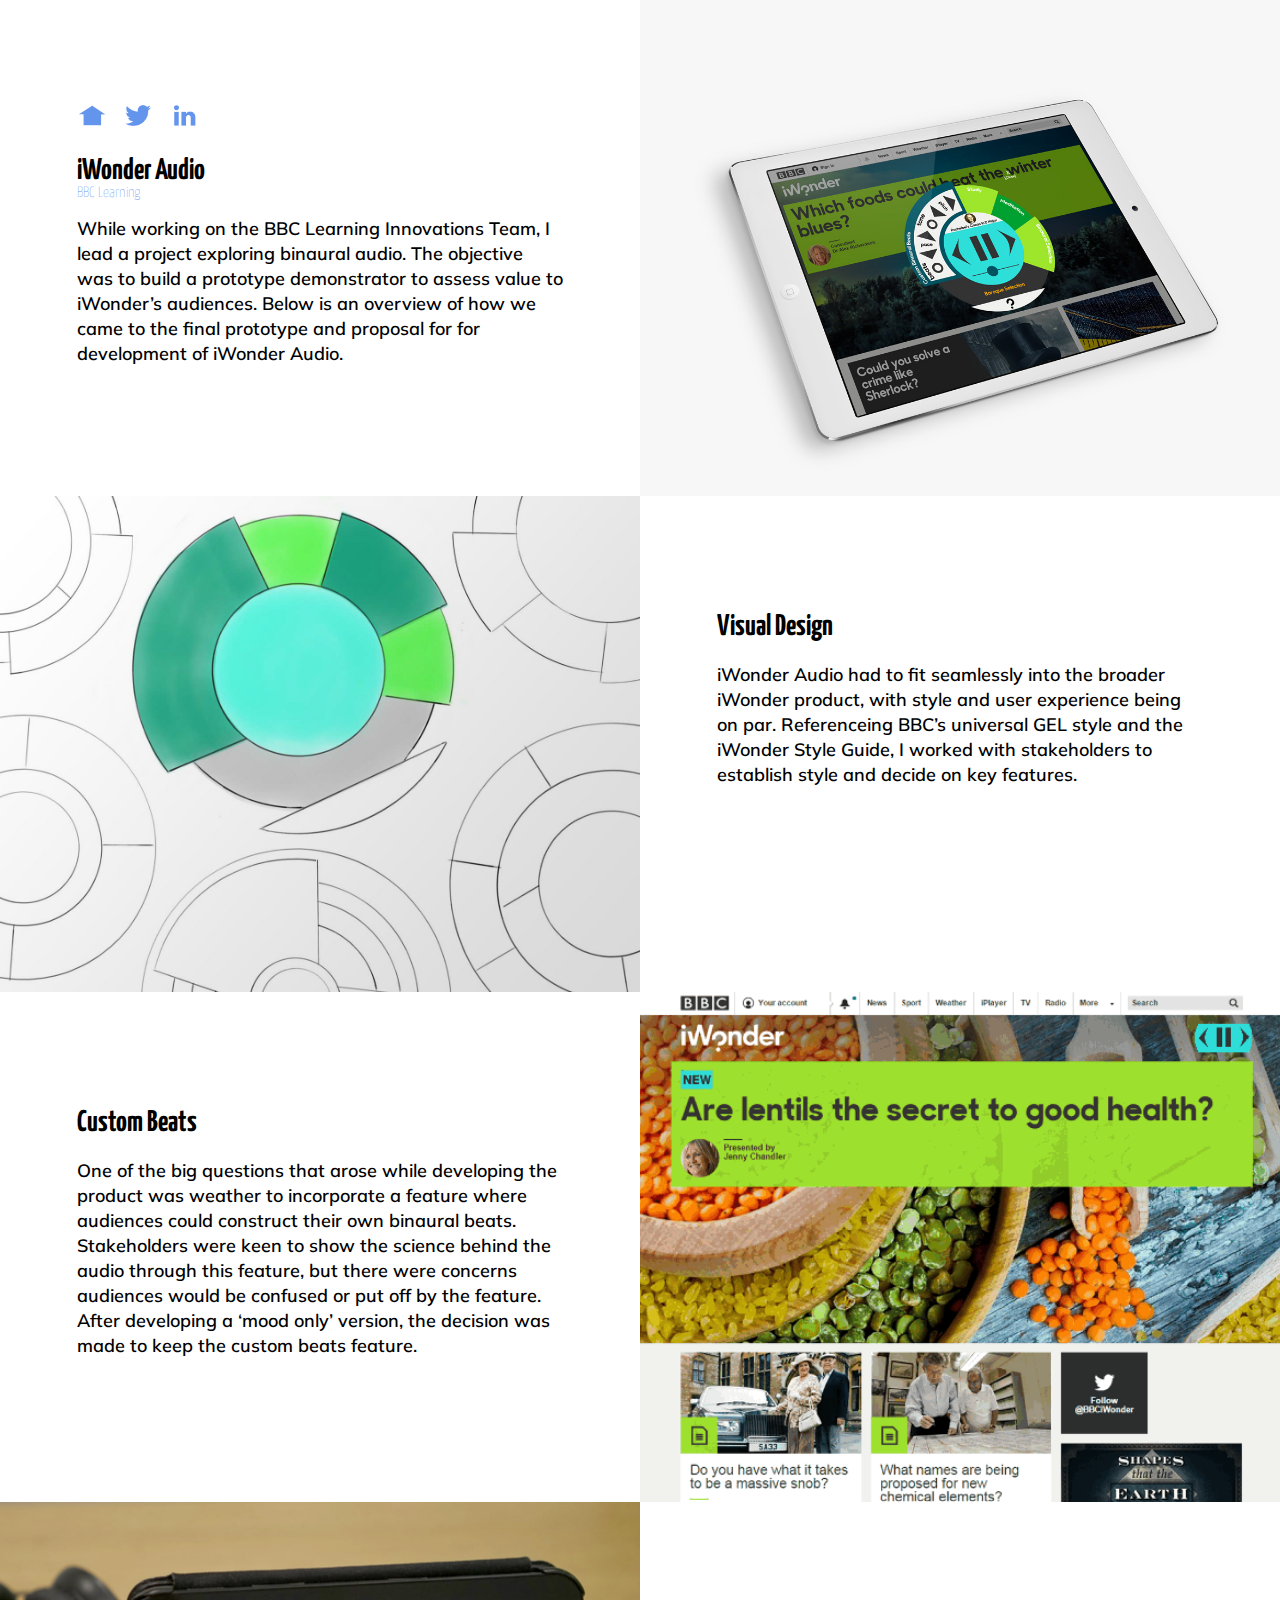
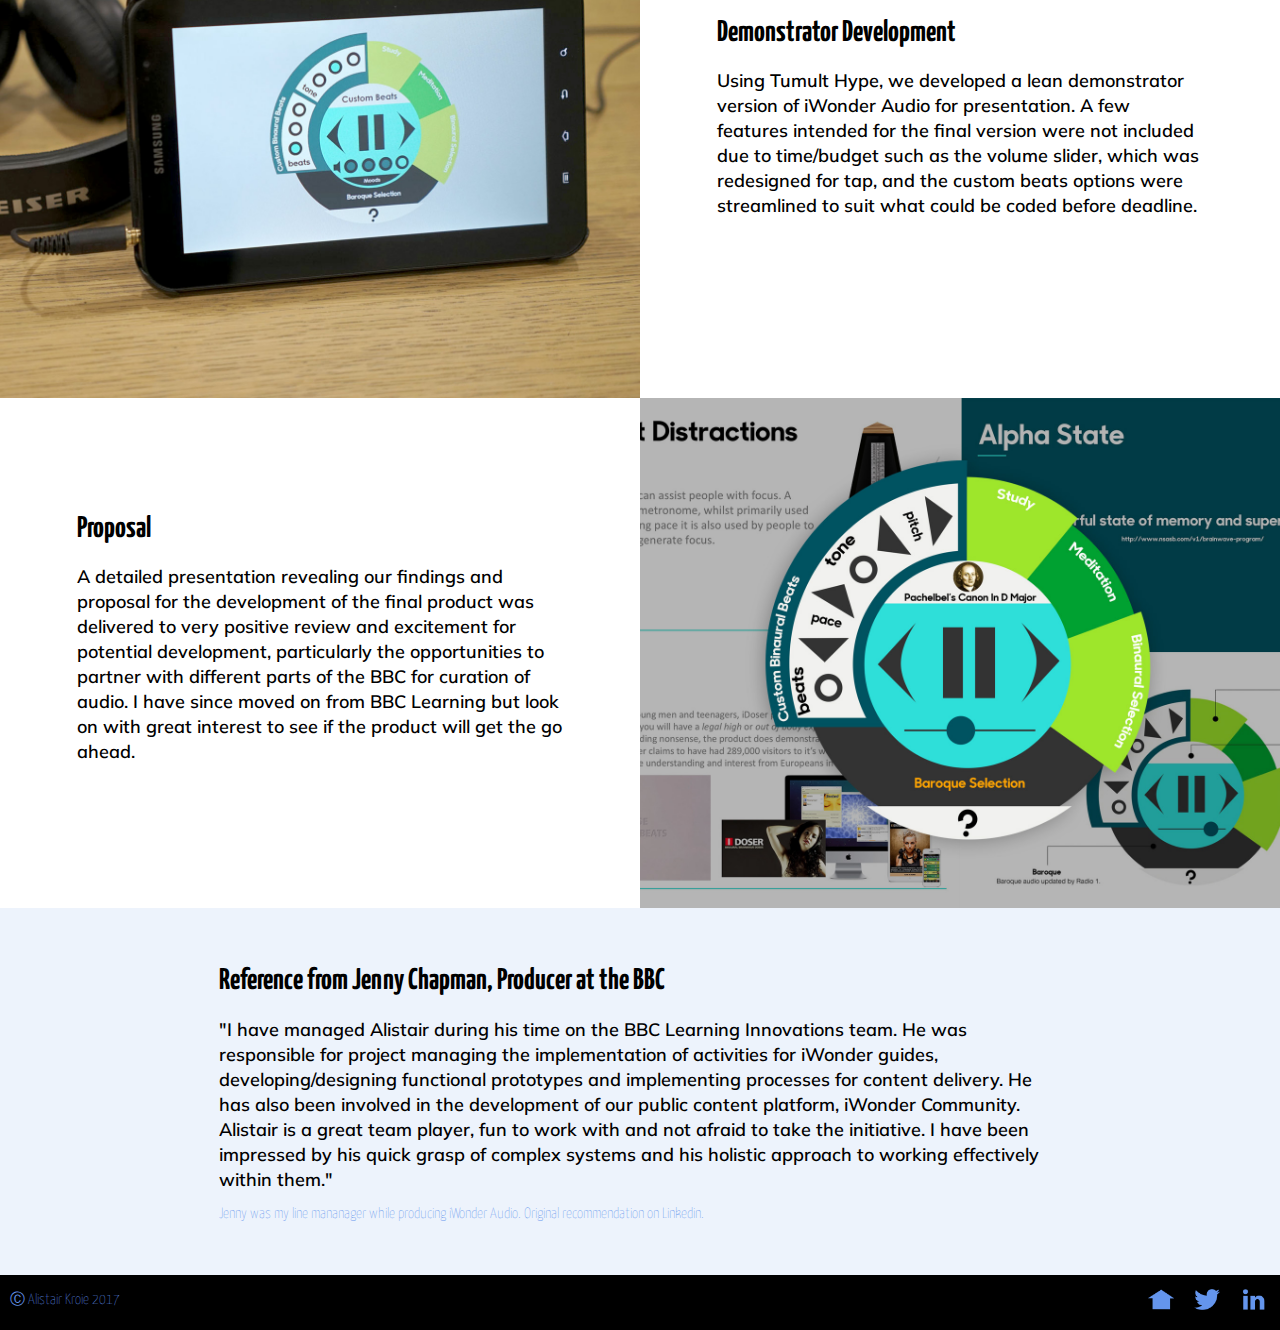
<file: iwonder-audio.html>
<!DOCTYPE html>
<html >
  <head>
       <meta charset="utf-8">
        <meta http-equiv="X-UA-Compatible" content="IE=edge,chrome=1">
        <title>Alistair Kroie</title>
        <meta name="Overview of work produced by Alistair Kroie, a Digital Producer with a background working for Nickelodeon and the BBC." content="">
        <meta name="viewport" content="width=device-width">
    
    
    
    
        <link rel="stylesheet" href="css/main.css">
            <link href="https://fonts.googleapis.com/css?family=Muli:600,700" rel="stylesheet">
                <link rel="stylesheet" href="css/magnific-popup.css">
      
<link href="https://fonts.googleapis.com/css?family=Yanone+Kaffeesatz" rel="stylesheet">
<script src="js/vendor/modernizr-2.6.2.min.js"></script>      
</head>
      
      <body>
          
    <header>
        
        
            <!-- <img class="logo" src="img/me.png">
        
        <div class="black">
            
            <div class="site-name">
            <h3 class="txt-white margin-0">Alistair Kroie Portfolio</h3>
            </div>
        <div class="text-right">
        <a href = "http://www.alistairkroie.com/">
        <img class="social social-right" src="img/social/home-blue.png">
            <!-- <h2 class="inline social-right blue-txt">Home</h2>
        </a>
        <!-- <a href = "http://www.alistairkroie.com/grid.html">
        <!--<img class="social" src="img/social/grid.png">
            <h2 class="inline social-right blue-txt">Browse</h2>
        </a> -->
        
        <!-- <a href = "https://twitter.com/alistairkroie" target="_blank">
        <img class="social social-right" src="img/social/twitter-blue.png">
            <!-- <h2 class="inline social-right blue-txt">Twitter</h2>
        </a>
        <a href = "https://uk.linkedin.com/in/alistairkroie" target="_blank">
        <img class="social social-right " src="img/social/in-blue.png">
            <!-- <h2 class="inline social-right blue-txt">Linkedin</h2>
        </a>
        

        </div>
            </div>
            
    </header>

 <!-- 001 -->         
<div class="body-container">
    
      <div class="container">
          
          <div class="half">
          
          <div class="inner-text">
                      <div class="">
        <a href = "./index.html">
        <img class="social social-right" src="img/social/home-blue.png">
            <!-- <h2 class="inline social-right blue-txt">Home</h2> -->
        </a>
        <!-- <a href = "http://www.alistairkroie.com/grid.html">
        <!--<img class="social" src="img/social/grid.png">
            <h2 class="inline social-right blue-txt">Browse</h2>
        </a> -->
        
        <a href = "https://twitter.com/alistairkroie" target="_blank">
        <img class="social social-right" src="img/social/twitter-blue.png">
            <!-- <h2 class="inline social-right blue-txt">Twitter</h2> -->
        </a>
        <a href = "https://uk.linkedin.com/in/alistairkroie" target="_blank">
        <img class="social social-right " src="img/social/in-blue.png">
            <!-- <h2 class="inline social-right blue-txt">Linkedin</h2> -->
        </a>
        

        </div>
              
              <h1 class="padbot">iWonder Audio</h1>
              <h3 class="padtop">BBC Learning</h3>
              
              <h2>While working on the BBC Learning Innovations Team, I lead a project exploring binaural audio. The objective was to build a prototype demonstrator to assess value to iWonder’s audiences. Below is an overview of how we came to the final prototype and proposal for for development of iWonder Audio.</h2>
          
          </div>
          </div>  
          </div>
          
          
      <div class="container background4">
          
          <div class="half">
          
          <div class="inner">
          
          </div>
          </div>  
          </div>
          
          
          
 <!-- START 4
      <div class="container-twin grey minheight-facts">
          <div class="half">
          <div class="inner-twin">
        <h1>Competitors</h1>
              <h4>An in depth competitor review was conducted to see how binaural audio was currently being used and it's availablity to audiences. News reflecting perceptions of this technology were also reviewed.</h4>
          
          </div>
          </div>  
          </div>
          
    <div class="container-twin blue minheight-facts">
          <div class="half">
          <div class="inner-twin">
        <h1>User Needs</h1>
                <h4>User personas were an excellent tool for reviewing the features we needed to prioritise. Several were developed clarifying the intended audiences and their needs.</h4>
          </div>
          </div>  
          </div>
          
          
    <div class="container-twin dgrey minheight-facts">
          <div class="half">
          <div class="inner-twin">    
        <h1>User Flows</h1>
                <h4>How iWonder Audio would fit into the broader iWonder product was key. User flows were a great tool to ensure a seemless user journey in different scenarios.</h4>
          </div>
          </div>  
          </div>
          
    <div class="container-twin dblue minheight-facts">
          <div class="half">
          <div class="inner-twin">
        <h1>Features</h1>
                <h4>Making decisions about features that should be in the final user interface was a big challenge. Laying out features via impact and effect was helpful in identifying what we should keep and cut.</h4>
          
          </div>
          </div>  
          </div>
 <!-- END 4 --> 
 <!-- 002 -->  
          
     <!-- <div class="container background4 left hover">
          
          <div class="half left">
          
          <div class="inner left">
          
          </div>
          </div>  
          </div>

      <div class="container dgrey">
          
          <div class="half">
          
          <div class="inner-text">
              <h1>Review the competitor landscape</h1>

              
              <h2>An in depth competitor review was conducted to see how binaural audio was being used, and assess the understanding audiences have of this audio format that can assist concentrations and learning. </h2>
          
          </div>
          </div>  
          </div>
          
     <!-- <div class="container background4 right">
          
          <div class="half right">
          
          <div class="inner right">
          
          </div>
          </div>  
          </div> -->
          
          
 <!-- 003 -->        
          <!--
      <div class="container blue">
          
          <div class="half">
          
          <div class="inner-text">
              <h1>User needs and behaviors</h1>

              
              <h2>User personas were an excellent tool for reviewing the features that should be incorporated into iWonder Audio. Several were developed clarifying who the intended audiences were for this product.</h2>
          
          </div>
          </div>  
          </div>
          
          
      <!-- <div class="container background1 left hover">
          
          <div class="half left">
          
          <div class="inner left">
          
          </div>
          </div>  
          </div> -->
 
          
 <!-- right -->  
          
      <div class="container background6 left hover">
          
          <div class="half left">
          
          <div class="inner left">
          
          </div>
          </div>  
          </div>
          
      <div class="container">
          
          <div class="half">
          
          <div class="inner-text">
              <h1>Visual Design</h1>

              
              <h2>iWonder Audio had to fit seamlessly into the broader iWonder product, with style and user experience being on par. Referenceing BBC’s universal GEL style and the iWonder Style Guide, I worked with stakeholders to establish style and decide on key features.</h2>
          
          </div>
          </div>  
          </div>
          
          <div class="container background6 right">
          
          <div class="half right">
          
          <div class="inner right">
          
          </div>
          </div>  
          </div>
          

          
 <!-- left -->        

          
      <div class="container">
          
          <div class="half">
          
          <div class="inner-text">
              <h1>Custom Beats</h1>

              
              <h2>One of the big questions that arose while developing the product was weather to incorporate a feature where audiences could construct their own binaural beats. Stakeholders were keen to show the science behind the audio through this feature, but there were concerns audiences would be confused or put off by the feature. After developing a ‘mood only’ version, the decision was made to keep the custom beats feature.</h2>
          
          </div>
          </div>  
          </div>
          
               <div class="container">
              <div class="background5 half">
              </div>
          

         </div>     

<!-- right -->  
          
      <div class="container background9 left hover">
          
          <div class="half left">
          
          <div class="inner left">
          
          </div>
          </div>  
          </div>
          
      <div class="container">
          
          <div class="half">
          
          <div class="inner-text">
              <h1>Demonstrator Development</h1>

              
              <h2>Using Tumult Hype, we developed a lean demonstrator version of iWonder Audio for presentation. A few features intended for the final version were not included due to time/budget such as the volume slider, which was redesigned for tap, and the custom beats options were streamlined to suit what could be coded before deadline.</h2>
          
          </div>
          </div>  
          </div>
          
          <div class="container background9 right">
          
          <div class="half right">
          
          <div class="inner right">
          
          </div>
          </div>  
          </div>
          
 <!-- left -->        

          
      <div class="container">
          
          <div class="half">
          
          <div class="inner-text">
              <h1>Proposal</h1>

              
              <h2>A detailed presentation revealing our findings and proposal for the development of the final product was delivered to very positive review and excitement for potential development, particularly the opportunities to partner with different parts of the BBC for curation of audio. I have since moved on from BBC Learning but look on with great interest to see if the product will get the go ahead.</h2>
          
          </div>
          </div>  
          </div>
          
               <div class="container">
              <div class="background7 half">
              </div>
          

         </div>   
          
 <!-- Reference -->  
          
<div class="reference blue">
    <div class="reference-text">
    <h1>Reference from Jenny Chapman, Producer at the BBC</h1>
    <h2>"I have managed Alistair during his time on the BBC Learning Innovations team. He was responsible for project managing the implementation of activities for iWonder guides, developing/designing functional prototypes and implementing processes for content delivery. He has also been involved in the development of our public content platform, iWonder Community. Alistair is a great team player, fun to work with and not afraid to take the initiative. I have been impressed by his quick grasp of complex systems and his holistic approach to working effectively within them." </h2>
                    <h3>Jenny was my line mananager while producing iWonder Audio. Original recommendation on Linkedin.</h3>
    </div>
          
          </div>
          
 <!-- END 4 -->             
          
    <footer>
        
        
            <!-- <img class="logo" src="img/me.png"> -->
        
        <div class="black">
            
            <h3 class="footer-text"> &#9400; Alistair Kroie 2017</h3>
        <div class="text-right footer-social">
        <!-- <a href = "http://www.alistairkroie.com/grid.html">
        <img class="social" src="img/social/grid.png">
            <h2 class="inline social-right blue-txt">Browse</h2>
        </a>
        -->
        <a href = "./index.html">
        <img class="social social-right" src="img/social/home-blue.png">
            <!-- <h2 class="inline social-right blue-txt">Home</h2> -->
        </a>
            
        <a href = "https://twitter.com/alistairkroie" target="_blank">
        <img class="social social-right" src="img/social/twitter-blue.png">
            <!--<h2 class="inline social-right blue-txt">Twitter</h2>-->
        </a>
        <a href = "https://uk.linkedin.com/in/alistairkroie" target="_blank">
        <img class="social social-right " src="img/social/in-blue.png">
            <!--<h2 class="inline social-right blue-txt">Linkedin</h2>-->
        </a>
        

        </div>
            </div>
        
        <!--<a href = "http://www.alistairkroie.com/grid.html" target="_blank">
        <img class="social" src="img/social/grid.png">
        </a>-->
            
    </footer>
    
        </div>
                      <script src="//ajax.googleapis.com/ajax/libs/jquery/1.10.2/jquery.min.js"></script>
        <script>window.jQuery || document.write('<script src="js/vendor/jquery-1.10.2.min.js"><\/script>')</script>
        <script src="js/plugins.js"></script>
        <script src="js/jquery.magnific-popup.min.js"></script>
        <script src="js/main.js"></script>
      
      
      </body>
</file>
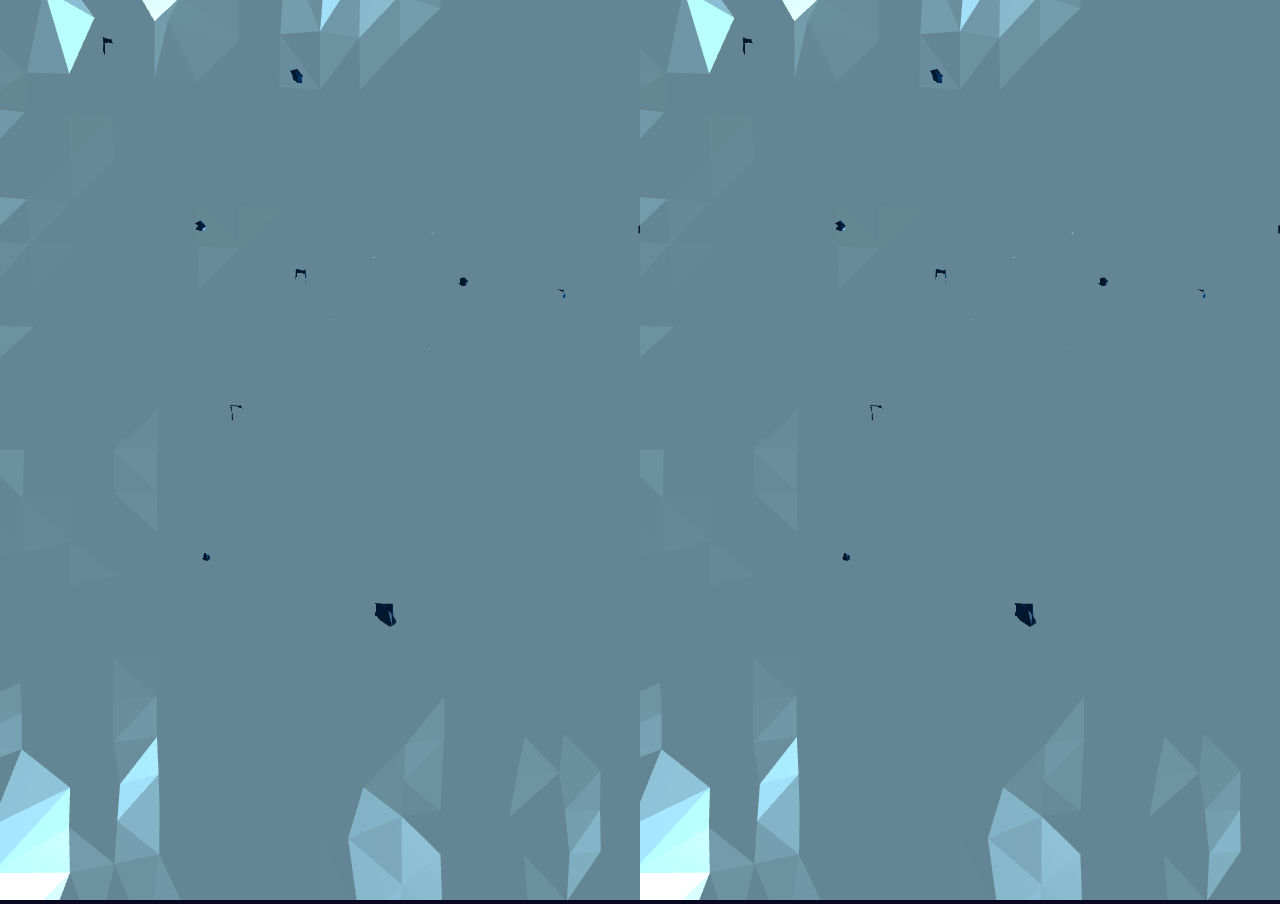
<file: terrain/terrain.html>
<!DOCTYPE html>
<html lang="en">
<head>
  <meta charset="UTF-8">
  <meta name="viewport" content="width=device-width, initial-scale=1.0">
  <meta http-equiv="X-UA-Compatible" content="ie=edge">
  <link rel="stylesheet" href="./main.css">
  <title>Alien Terrain</title>

  <style>
    body{
      overflow: hidden !important;
    }
  </style>
</head>
<body>
  <div id="example"></div>

  <script src="./app.js"></script>
</body>
</html>
</file>
<file: css/main.css>
header {
	padding: 2px;
	margin: 0;
    padding: 0;
    /* FIXED HEADER position:fixed;
    top: 0px;*/
}

.social {
    width: 30px;
    padding-top: 9px;
    padding-bottom: 6px;
}

.social-right {
    padding-right: 12px;
}

.site-name {
            font-family: 'Yanone Kaffeesatz', sans-serif;
    font-weight: 100;
    padding-left: 21px;
    padding-top: 11px;
    font-size: 15px;
    color: white;
    margin-top: 0;
float: left;
}

@media only screen and (min-width: 500px) {
     .site-name {font-size: 16px;}
}

.body-container {
    width: 100%;
}

@media only screen and (min-width: 1441px) {
     .body-container {width: 80%; margin: 0 auto;}
}

@media only screen and (min-width: 2130px) {
     .body-container {width: 65%; margin: 0 auto;}
}

.margin-0 {
    margin: 0;
}

.txt-white {
    color: white;
}

.inline {
    display: inline-block;
}

.text-right {
    text-align: right;
}

.blue-txt {
        color: cornflowerblue;
}

.blue-txt:hover {
    color: white;
}

.blue-txt-link {
        color: cornflowerblue;
}

.blue-txt-link:hover {
    color: gray;
}

.container {
    width: 100%;
    float: left;
    overflow: hidden;
}

@media only screen and (min-width: 850px) {
     .container {width: 50%}
}

.container-twin {
    width: 50%;
        float: left;    
}

@media only screen and (min-width: 850px) {
     .container-twin {width: 25%;}
}

.container-employ {
    width: 50%;
        float: left;    
}

@media only screen and (min-width: 850px) {
     .container-employ {width: 25%;}
}

.inner {
    min-height: 400px;
    overflow: hidden;
    padding-top: 3%;
    padding-left: 5%;
    padding-right: 5%;
}

@media only screen and (min-width: 850px) {
     .inner {min-height: 400px;
        padding-top: 15%;
    padding-left: 12%;
    padding-right: 12%;}
}

.inner-text {
    min-height: 10px;
    overflow: hidden;
    padding-top: 3%;
    padding-left: 5%;
    padding-right: 5%;
    padding-bottom: 6%;
        background-color: white;
}

@media only screen and (min-width: 850px) {
     .inner-text {min-height: 400px;
        padding-top: 15%;
    padding-left: 12%;
    padding-right: 12%;
    padding-bottom: 0;}
}

.top-inner-text {
    padding-top: 8%;
}

.inner-twin {
    min-height: 200px;
    overflow: hidden;
}

.ref {

    padding-left: 7%;
    padding-top: 2%;
    padding-bottom: 2%;
    overflow: hidden;
    text-align: center;
}

/*.inner {
    width: 100%;
}*/

body {
    margin: 0;
}

h1{
    font-family: 'Yanone Kaffeesatz', sans-serif;
    font-size: 30px;    
}




h2 {
        font-family: 'Muli', sans-serif;;
    font-size: 13px; 
    line-height: 19px;
    font-weight: 600;
}

@media only screen and (min-width: 500px) {
     h2 {font-size:18px; line-height: 25px;}
}

h3 {
        font-family: 'Yanone Kaffeesatz', sans-serif;
    font-size: 15px; 
    font-weight: 100;
    color: cornflowerblue;
}

h4 {
        font-family: 'Yanone Kaffeesatz', sans-serif;
    font-size: 18px; 
    font-weight: 100;
}

h5 {
        font-family: 'Muli', sans-serif;;
    font-size: 18px; 
    line-height: 25px;
    font-weight: 800;
}



.link-text {
    text-decoration: none;
    color: black;
}

.mouse-over:hover {
    color: cornflowerblue;
}

.imgfull {
    width: 100%;
}

.logos {
    width: 80%;
    margin: 0 auto;
    padding-bottom: 4%;
}

@media only screen and (min-width: 850px) {
     .logos {width: 60%;}
}

.centered {
    text-align: center;
}

.left {
    visibility: hidden;
    min-height: 0;  
}

@media only screen and (min-width: 850px) {
     .left {visibility: visible;
    min-height: 400px;}
}

.right {
    visibility: visible;
    min-height: 400px;  
}

@media only screen and (min-width: 850px) {
     .right {visibility: hidden;
    min-height: 0px;
    display: none;}
}

.desktop {
        visibility: none;
    display: none;
}
@media only screen and (min-width: 850px) {
     .desktop {visibility: visible;
    display: block;}
}

.mobile {
        visibility: visible;
    display: block;
}
@media only screen and (min-width: 850px) {
     .mobile {visibility: none;
    display: none;}
}



.background1 { 
  background: url(../img/alistairkroie-oculus-circle.jpg) no-repeat center center; 
  -webkit-background-size: cover;
  -moz-background-size: cover;
  -o-background-size: cover;
  background-size: cover;
}

.background2 { 
  background: url(../img/alien-terrain.jpg) no-repeat center center; 
  -webkit-background-size: cover;
  -moz-background-size: cover;
  -o-background-size: cover;
  background-size: cover;
}

.background3 { 

   width: 100%;
   height: 390px;
/*   min-height: 400px;*/
   background: url(../img/alistairkroie-iwonder.jpg) no-repeat center center; 
  -webkit-background-size: cover;
  -moz-background-size: cover;
  -o-background-size: cover;
  background-size: cover;
  transition: all 1s ease;
  -moz-transition: all 1s ease;
  -ms-transition: all 1s ease;
  -webkit-transition: all 1s ease;
  -o-transition: all 1s ease;
}

@media only screen and (min-width: 850px) {
     .background3 {height: 510px;}
}

.background4 { 

   background: url(../img/alistairkroie-iwonder.jpg) no-repeat center center;  
  -webkit-background-size: cover;
  -moz-background-size: cover;
  -o-background-size: cover;
  background-size: cover;
}

.background5 { 
   width: 100%;
   height: 245px;
   background: url(../img/audio/mood-audio.gif) no-repeat center center;  
  -webkit-background-size: cover;
  -moz-background-size: cover;
  -o-background-size: cover;
  background-size: cover;
}

@media only screen and (min-width: 450px) {
     .background5 {height: 430px;}
}

@media only screen and (min-width: 850px) {
     .background5 {height: 510px;}
}

.background6 { 
   background: url(../img/audio/design-iwonder.jpg) no-repeat center center;  
  -webkit-background-size: cover;
  -moz-background-size: cover;
  -o-background-size: cover;
  background-size: cover;
}

.background7 { 
       width: 100%;
   height: 345px;
   background: url(../img/audio/iwa-pres.jpg) no-repeat center center;  
  -webkit-background-size: cover;
  -moz-background-size: cover;
  -o-background-size: cover;
  background-size: cover;
}

@media only screen and (min-width: 850px) {
     .background7 {height: 510px;}
}

.background8 { 
           width: 100%;
   height: 490px;
   background: url(../img/bbc-character-alistair-kroie.jpg) no-repeat center center;  
  -webkit-background-size: cover;
  -moz-background-size: cover;
  -o-background-size: cover;
  background-size: cover;
}

@media only screen and (min-width: 850px) {
     .background8 {height: 510px;}
}

.background9 { 
   background: url(../img/audio/iwa-demonstrator-2.jpg) no-repeat center center;  
  -webkit-background-size: cover;
  -moz-background-size: cover;
  -o-background-size: cover;
  background-size: cover;
}

.background10 { 
  background: url(../img/nick-mm-2.gif) no-repeat center center; 
  -webkit-background-size: cover;
  -moz-background-size: cover;
  -o-background-size: cover;
  background-size: cover;
}

.background11 { 
  background: url(../img/manor-view.jpg) no-repeat center center; 
  -webkit-background-size: cover;
  -moz-background-size: cover;
  -o-background-size: cover;
  background-size: cover;
}

.background12 { 
  background: url(../img/manky/manky-3D-camera.gif) no-repeat center center; 
  -webkit-background-size: cover;
  -moz-background-size: cover;
  -o-background-size: cover;
  background-size: cover;
}

.background13 { 
       height: 330px;
  background: url(../img/alkroie-video.gif) no-repeat center center; 
  -webkit-background-size: cover;
  -moz-background-size: cover;
  -o-background-size: cover;
  background-size: cover;
}

.video-bg-1 {
   background: url(../img/trails-video.jpg) no-repeat center center; 
  -webkit-background-size: cover;
  -moz-background-size: cover;
  -o-background-size: cover;
  background-size: cover;   
}

.video-bg-2 {
    height: 510px;
   background: url(../img/video-co.jpg) no-repeat center center; 
  -webkit-background-size: cover;
  -moz-background-size: cover;
  -o-background-size: cover;
  background-size: cover;   
}

.video-bg-3 {
   background: url(../img/samsung-ipad.jpg)  no-repeat center center; 
  -webkit-background-size: cover;
  -moz-background-size: cover;
  -o-background-size: cover;
  background-size: cover;   
}

.video-bg-4 {
    height: 510px;
   background: url(../img/pudsey-photo.jpg) no-repeat center center; 
  -webkit-background-size: cover;
  -moz-background-size: cover;
  -o-background-size: cover;
  background-size: cover;   
}

.anim-bg-1 {
   background: url(../img/animation-gif.gif) no-repeat center center; 
  -webkit-background-size: cover;
  -moz-background-size: cover;
  -o-background-size: cover;
  background-size: cover;   
}

.anim-bg-2 {
   background: url(../img/development.jpg) no-repeat center center; 
  -webkit-background-size: cover;
  -moz-background-size: cover;
  -o-background-size: cover;
  background-size: cover;   
}

.anim-bg-3 {
    height: 510px;
   background: url(../img/proposal.jpg) no-repeat center center; 
  -webkit-background-size: cover;
  -moz-background-size: cover;
  -o-background-size: cover;
  background-size: cover;   
}

.anim-bg-4 {
   background: url(../img/backgrounds.jpg) no-repeat center center; 
  -webkit-background-size: cover;
  -moz-background-size: cover;
  -o-background-size: cover;
  background-size: cover;   
}

.anim-bg-5 {
    height: 510px;
   background: url(../img/characters.jpg) no-repeat center center; 
  -webkit-background-size: cover;
  -moz-background-size: cover;
  -o-background-size: cover;
  background-size: cover;   
}

.anim-bg-6 {
   background: url(../img/icons.jpg) no-repeat center center; 
  -webkit-background-size: cover;
  -moz-background-size: cover;
  -o-background-size: cover;
  background-size: cover;   
}

.anim-bg-7 {
    height: 510px;
   background: url(../img/strategy.jpg) no-repeat center center; 
  -webkit-background-size: cover;
  -moz-background-size: cover;
  -o-background-size: cover;
  background-size: cover;   
}

.anim-bg-8 {
   background: url(../img/bbc-character-alistair-kroie.jpg) no-repeat center center; 
  -webkit-background-size: cover;
  -moz-background-size: cover;
  -o-background-size: cover;
  background-size: cover;   
}

.alien1 {
   background: url(../img/alien-terrain.jpg) no-repeat center center; 
  -webkit-background-size: cover;
  -moz-background-size: cover;
  -o-background-size: cover;
  background-size: cover;   
}

.alien2 {
   background: url(../img/alien/alien-terrain-pan-ice.gif) no-repeat center center; 
  -webkit-background-size: cover;
  -moz-background-size: cover;
  -o-background-size: cover;
  background-size: cover;   
}

.alien3 {
   background: url(../img/alien/alien-terrains.jpg) no-repeat center center; 
  -webkit-background-size: cover;
  -moz-background-size: cover;
  -o-background-size: cover;
  background-size: cover;   
}


.reactions-wire {
       width: 100%;
   height: 510px;
   background: url(../img/reactions/bbc-reactions-alkroie.gif) no-repeat center center; 
  -webkit-background-size: cover;
  -moz-background-size: cover;
  -o-background-size: cover;
  background-size: cover;   
}

.style-guide {
   background: url(../img/style-guide.png) no-repeat center center; 
  -webkit-background-size: cover;
  -moz-background-size: cover;
  -o-background-size: cover;
  background-size: cover;   
}

.reactions-high-fed {
   background: url(../img/reactions/react-high-fidelity.png) no-repeat center center; 
  -webkit-background-size: cover;
  -moz-background-size: cover;
  -o-background-size: cover;
  background-size: cover;   
}

.reactions-wireframe {
   background: url(../img/reactions/react-wireframes5.png) no-repeat center center; 
  -webkit-background-size: cover;
  -moz-background-size: cover;
  -o-background-size: cover;
  background-size: cover;   
}

.reactions-journey {
           width: 100%;
   height: 510px;
   background: url(../img/reactions/react-wireframes7.png) no-repeat center center; 
  -webkit-background-size: cover;
  -moz-background-size: cover;
  -o-background-size: cover;
  background-size: cover;   
}

.reactions-testing {
           width: 100%;
   height: 510px;
   background: url(../img/reactions/user-testing.png) no-repeat center center; 
  -webkit-background-size: cover;
  -moz-background-size: cover;
  -o-background-size: cover;
  background-size: cover;   
}

.reactions-persona {
   background: url(../img/reactions/react-persona.png) no-repeat center center; 
  -webkit-background-size: cover;
  -moz-background-size: cover;
  -o-background-size: cover;
  background-size: cover;   
}

.reactions-overview {
   background: url(../img/reactions/bbc-reactions-gif-2.gif) no-repeat center center; 
  -webkit-background-size: cover;
  -moz-background-size: cover;
  -o-background-size: cover;
  background-size: cover;   
}

.reactions-proto {
   background: url(../img/reactions/reactions-gif.gif) no-repeat center center; 
  -webkit-background-size: cover;
  -moz-background-size: cover;
  -o-background-size: cover;
  background-size: cover;   
}

.width-100 {
    width: 100%;
}

@media only screen and (min-width: 850px) {
     .background13 {height: 510px;}
}

.black {
    	background-color: black;
}

.grey {
        background-color: #fcfcfc;
}

.blue {
    background-color: #edf3fc;
}

.dgrey {
    background-color: #f7f7f7; 
}

.dblue {
    background-color: #dbe8ff;
}

a:hover {
    color: white;
}

.pad-4x {
    padding-left: 10px;
    padding-right: 10px;
}

a { 
    text-decoration: none;
}

.padbot {
    padding-bottom: 0px;
    margin-bottom: 0px;
}

.padtop {
    padding-top: 0;
    margin-top: 0px;
}

.minheight-facts {
min-height: 318px;
}

@media only screen and (min-width: 410px) {
     .minheight-facts {min-height: 280px;}
}

@media only screen and (min-width: 550px) {
     .minheight-facts {min-height: 279px;}
}

@media only screen and (min-width: 620px) {
     .minheight-facts {min-height: 244px;}
}

@media only screen and (min-width: 840px) {
     .minheight-facts {min-height: 279px;}
}

.reference {
    padding: 3%;
    clear: both;
}

.reference-text {
    width: 95%;
    margin: 0 auto;
}

@media only screen and (min-width: 850px) {
     .reference-text {width: 70%;}
}

footer {
	background-color: black;
	margin: 0px;
    height: 55px;
	clear: both;
}

.footer-text {
    float: left;
    padding-left: 10px;
}

.footer-social {
    padding-top: 5px;
}

.background3:hover {
 background-size: cover;
 transform: scale(1.2);
  -moz-transform: scale(1.2);
  -webkit-transform: scale(1.1);
  -o-transform: scale(1.2);
  -ms-transform: scale(1.2);  IE 9 
  overflow: hidden;
}
</file>
<file: terrain/main.css>
body{background:#0a0720;padding:0;margin:0}#example{position:absolute;top:0;left:0;right:0;bottom:0}.container{width:100%;max-width:976px;margin:0 auto}.logo{width:100%}.logo img{width:50%;display:block;box-sizing:border-box;margin:auto}.menu{display:flex;width:100%;justify-content:center;align-items:center;margin:0;padding:0;flex-wrap:wrap}.menu img{width:250px;height:250px}
</file>
